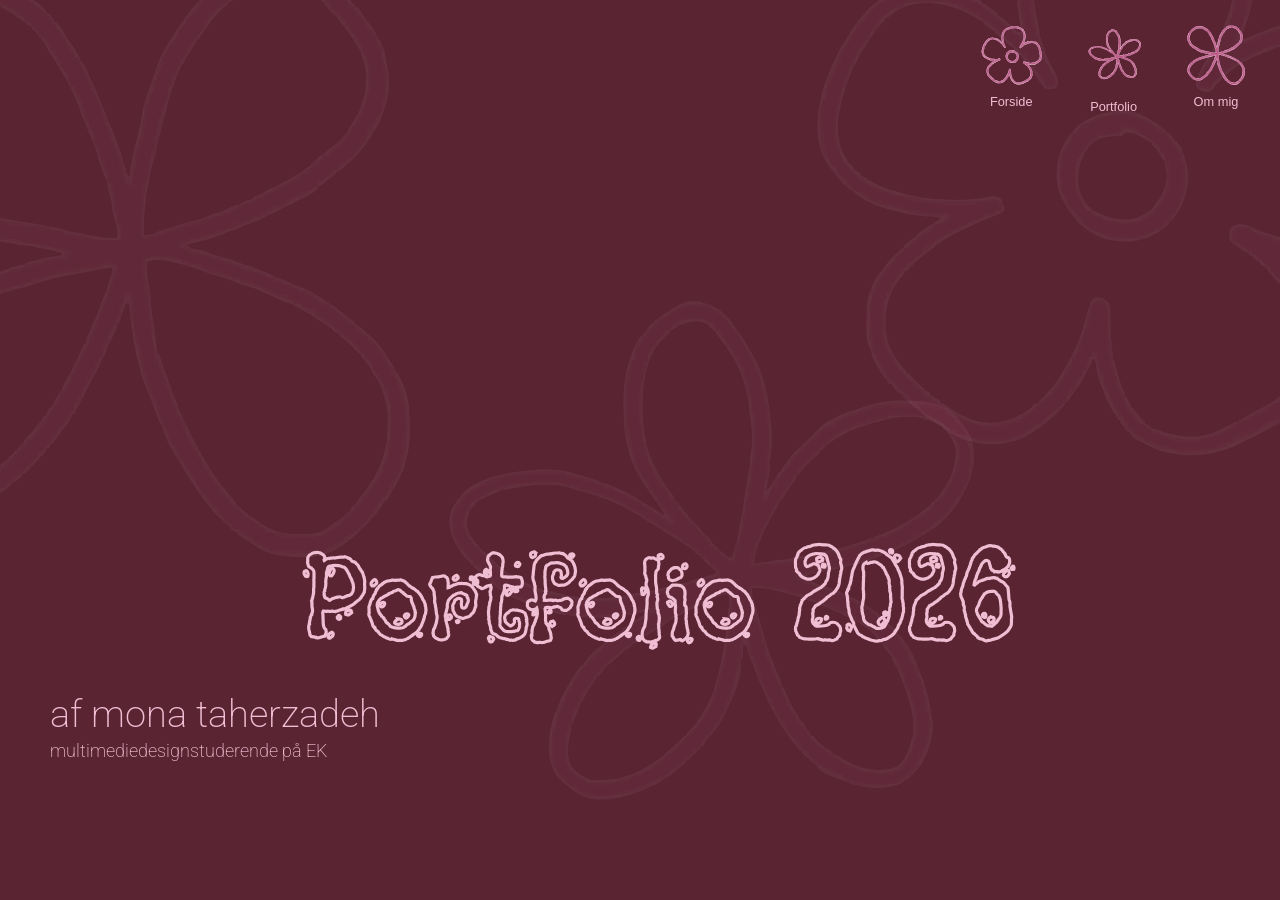
<file: index.html>
<!doctype html>
<html lang="da">
  <head>
    <meta charset="UTF-8" />
    <meta name="viewport" content="width=device-width, initial-scale=1.0" />
    <link rel="stylesheet" href="css/custom.css" />
    <link rel="stylesheet" href="css/index.css" />
    <link rel="stylesheet" href="css/fonts.css" />
    <link rel="stylesheet" href="css/background.css" />
    <link rel="icon" href="img/blomst1.svg" type="image/svg+xml" />
    <title>Forside</title>
  </head>
  <body>
    <button class="burger-btn" id="burgerBtn" aria-label="Åbn menu">
      <span></span>
      <span></span>
      <span></span>
    </button>

    <nav class="mobile-menu" id="mobileMenu">
      <a href="index.html" data-label="Forside">
        <img src="img/blomst1.svg" alt="Forside" />
      </a>
      <a href="portfolio.html" data-label="Portfolio">
        <img src="img/blomst2.svg" alt="Portfolio" />
      </a>
      <a href="omMig.html" data-label="Om mig">
        <img src="img/blomst3.svg" alt="Om mig" />
      </a>
    </nav>

    <header>
      <nav class="flower-nav">
        <a class="nav-flower" href="index.html" data-label="Forside">
          <img src="img/blomst1.svg" alt="Forside" />
        </a>
        <a class="nav-flower" href="portfolio.html" data-label="Portfolio">
          <img src="img/blomst2.svg" alt="Portfolio" />
        </a>
        <a class="nav-flower" href="omMig.html" data-label="Om mig">
          <img src="img/blomst3.svg" alt="Om mig" />
        </a>
      </nav>
    </header>

    <div class="background-flowers">
      <img src="img/blomst3.svg" alt="" class="flower flower1" />
      <img src="img/blomst2.svg" alt="" class="flower flower2" />
      <img src="img/blomst1.svg" alt="" class="flower flower3" />
    </div>

    <main>
      <h1>Portfolio 2026</h1>
      <h2>af mona taherzadeh</h2>
      <h3>multimediedesignstuderende på EK</h3>
    </main>
    <script src="js/menu.js"></script>
  </body>
</html>
</file>
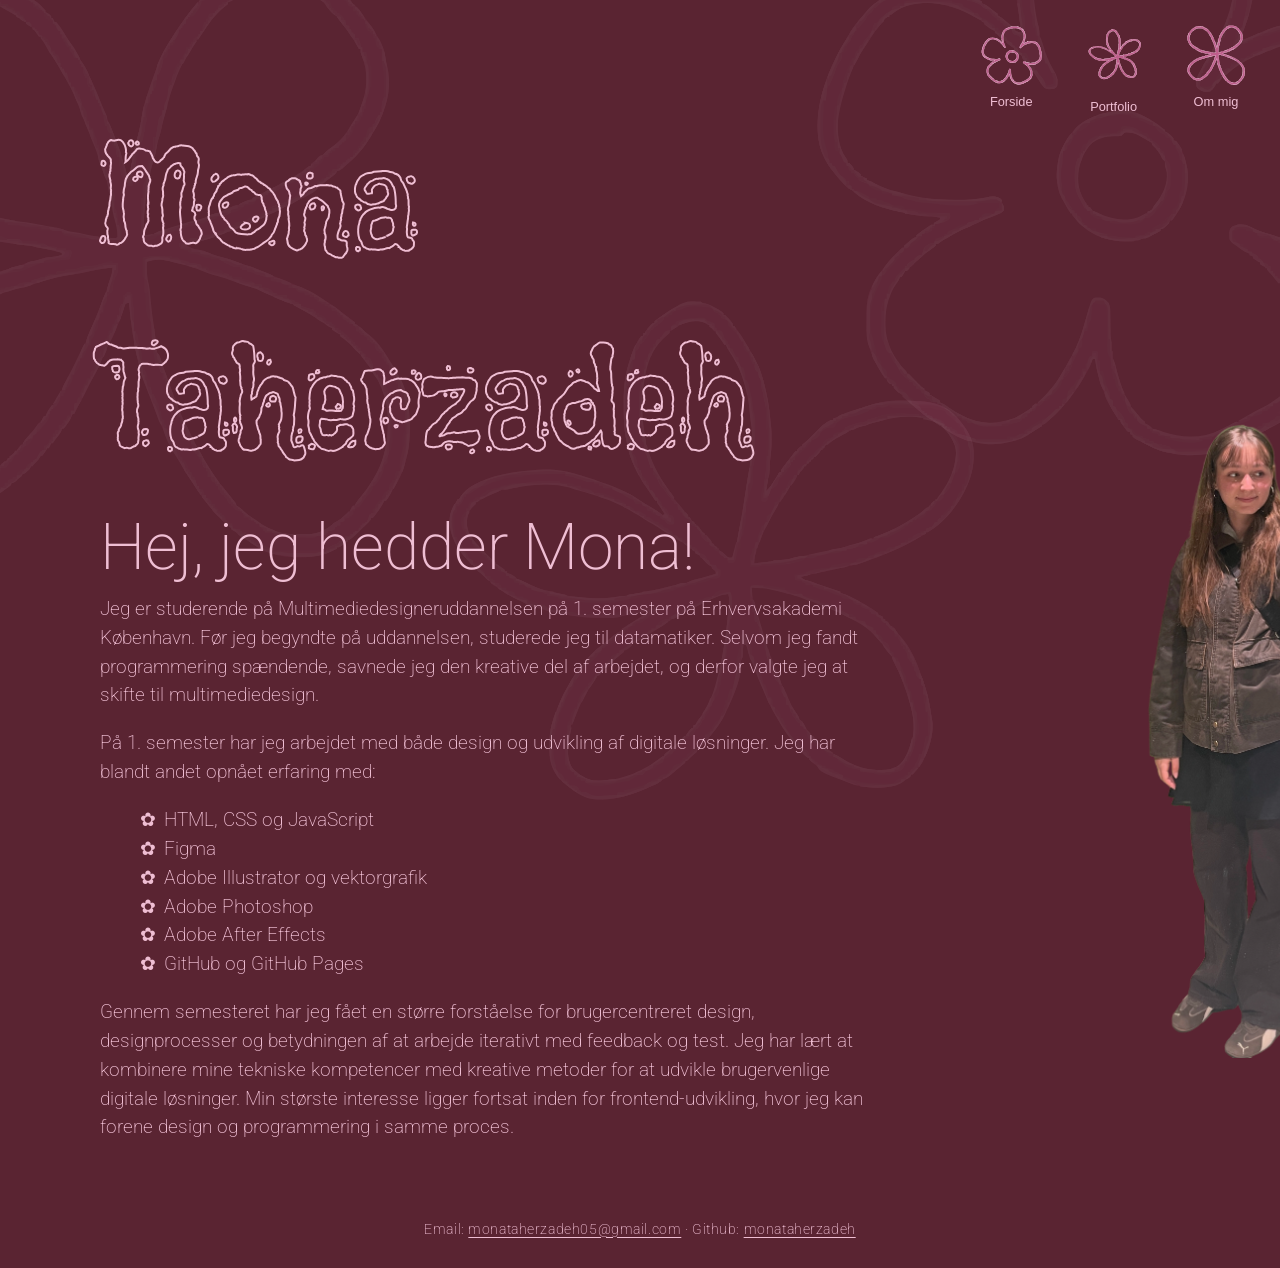
<file: omMig.html>
<!doctype html>
<html lang="da">
  <head>
    <meta charset="UTF-8" />
    <meta name="viewport" content="width=device-width, initial-scale=1.0" />
    <link rel="stylesheet" href="css/custom.css" />
    <link rel="stylesheet" href="css/omMig.css" />
    <link rel="stylesheet" href="css/fonts.css" />
    <link rel="stylesheet" href="css/background.css" />
    <link rel="icon" href="img/blomst1.svg" type="image/svg+xml" />
    <title>Om mig</title>
  </head>
  <body>
    <button class="burger-btn" id="burgerBtn" aria-label="Åbn menu">
      <span></span>
      <span></span>
      <span></span>
    </button>

    <nav class="mobile-menu" id="mobileMenu">
      <a href="index.html" data-label="Forside">
        <img src="img/blomst1.svg" alt="Forside" />
      </a>
      <a href="portfolio.html" data-label="Portfolio">
        <img src="img/blomst2.svg" alt="Portfolio" />
      </a>
      <a href="omMig.html" data-label="Om mig">
        <img src="img/blomst3.svg" alt="Om mig" />
      </a>
    </nav>

    <header>
      <nav class="flower-nav">
        <a class="nav-flower" href="index.html" data-label="Forside">
          <img src="img/blomst1.svg" alt="Forside" />
        </a>
        <a class="nav-flower" href="portfolio.html" data-label="Portfolio">
          <img src="img/blomst2.svg" alt="Portfolio" />
        </a>
        <a class="nav-flower" href="omMig.html" data-label="Om mig">
          <img src="img/blomst3.svg" alt="Om mig" />
        </a>
      </nav>
    </header>

    <div class="background-flowers">
      <img src="img/blomst3.svg" alt="" class="flower flower1" />
      <img src="img/blomst2.svg" alt="" class="flower flower2" />
      <img src="img/blomst1.svg" alt="" class="flower flower3" />
    </div>

    <main>
      <h1>Mona Taherzadeh</h1>
      <h2>Hej, jeg hedder Mona!</h2>
      <p class="p1">
        Jeg er studerende på Multimediedesigneruddannelsen på 1. semester på
        Erhvervsakademi København. Før jeg begyndte på uddannelsen, studerede
        jeg til datamatiker. Selvom jeg fandt programmering spændende, savnede
        jeg den kreative del af arbejdet, og derfor valgte jeg at skifte til
        multimediedesign.
      </p>
      <p class="p2">
        På 1. semester har jeg arbejdet med både design og udvikling af digitale
        løsninger. Jeg har blandt andet opnået erfaring med:
      </p>
      <ul>
        <li>HTML, CSS og JavaScript</li>
        <li>Figma</li>
        <li>Adobe Illustrator og vektorgrafik</li>
        <li>Adobe Photoshop</li>
        <li>Adobe After Effects</li>
        <li>GitHub og GitHub Pages</li>
      </ul>
      <p class="p3">
        Gennem semesteret har jeg fået en større forståelse for brugercentreret
        design, designprocesser og betydningen af at arbejde iterativt med
        feedback og test. Jeg har lært at kombinere mine tekniske kompetencer
        med kreative metoder for at udvikle brugervenlige digitale løsninger.
        Min største interesse ligger fortsat inden for frontend-udvikling, hvor
        jeg kan forene design og programmering i samme proces.
      </p>
      <img
        class="profilbillede"
        src="img/profilbillede1.webp"
        alt="Portræt af Mona"
      />
    </main>
    <footer>
      <p>
        Email:
        <a href="mailto:monataherzadeh05@gmail.com"
          >monataherzadeh05@gmail.com</a
        >
        · Github:
        <a href="https://github.com/monataherzadeh">monataherzadeh</a>
      </p>
    </footer>
    <script src="js/menu.js"></script>
  </body>
</html>
</file>
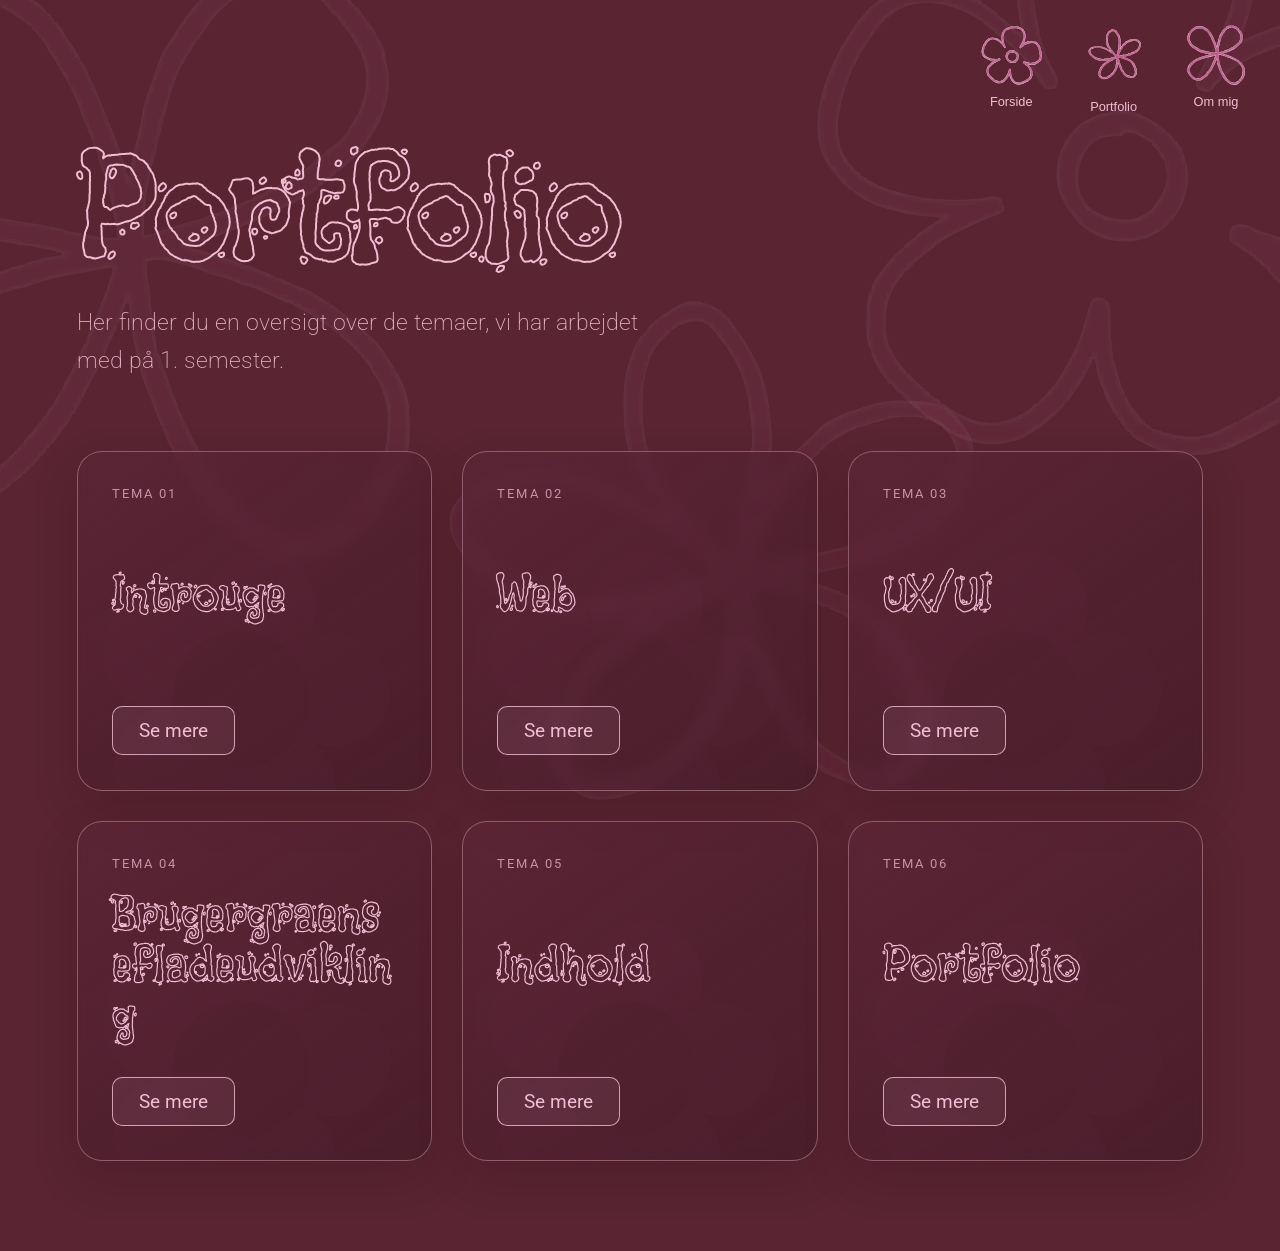
<file: portfolio.html>
<!doctype html>
<html lang="da">
  <head>
    <meta charset="UTF-8" />
    <meta name="viewport" content="width=device-width, initial-scale=1.0" />
    <link rel="stylesheet" href="css/custom.css" />
    <link rel="stylesheet" href="css/portfolio.css" />
    <link rel="stylesheet" href="css/fonts.css" />
    <link rel="stylesheet" href="css/background.css" />
    <link rel="icon" href="img/blomst1.svg" type="image/svg+xml" />
    <title>Portfolio</title>
  </head>
  <body>
    <button class="burger-btn" id="burgerBtn" aria-label="Åbn menu">
      <span></span>
      <span></span>
      <span></span>
    </button>

    <nav class="mobile-menu" id="mobileMenu">
      <a href="index.html" data-label="Forside">
        <img src="img/blomst1.svg" alt="Forside" />
      </a>
      <a href="portfolio.html" data-label="Portfolio">
        <img src="img/blomst2.svg" alt="Portfolio" />
      </a>
      <a href="omMig.html" data-label="Om mig">
        <img src="img/blomst3.svg" alt="Om mig" />
      </a>
    </nav>

    <header>
      <nav class="flower-nav">
        <a class="nav-flower" href="index.html" data-label="Forside">
          <img src="img/blomst1.svg" alt="Forside" />
        </a>
        <a class="nav-flower" href="portfolio.html" data-label="Portfolio">
          <img src="img/blomst2.svg" alt="Portfolio" />
        </a>
        <a class="nav-flower" href="omMig.html" data-label="Om mig">
          <img src="img/blomst3.svg" alt="Om mig" />
        </a>
      </nav>
    </header>

    <div class="background-flowers">
      <img src="img/blomst3.svg" alt="" class="flower flower1" />
      <img src="img/blomst2.svg" alt="" class="flower flower2" />
      <img src="img/blomst1.svg" alt="" class="flower flower3" />
    </div>

    <main class="portfolio-main">
      <section class="portfolio-intro">
        <h1>Portfolio</h1>
        <p class="intro-text">
          Her finder du en oversigt over de temaer, vi har arbejdet med på 1.
          semester.
        </p>
      </section>

      <section class="tema-grid">
        <article class="tema-card">
          <span class="tema-nr">Tema 01</span>
          <h2>Introuge</h2>
          <a href="tema1.html" class="se-mere-knap">Se mere</a>
        </article>

        <article class="tema-card">
          <span class="tema-nr">Tema 02</span>
          <h2>Web</h2>
          <a href="tema2.html" class="se-mere-knap">Se mere</a>
        </article>

        <article class="tema-card">
          <span class="tema-nr">Tema 03</span>
          <h2>UX/UI</h2>
          <a href="tema3.html" class="se-mere-knap">Se mere</a>
        </article>

        <article class="tema-card">
          <span class="tema-nr">Tema 04</span>
          <h2>Brugergraensefladeudvikling</h2>
          <a href="tema4.html" class="se-mere-knap">Se mere</a>
        </article>

        <article class="tema-card">
          <span class="tema-nr">Tema 05</span>
          <h2>Indhold</h2>
          <a href="tema5.html" class="se-mere-knap">Se mere</a>
        </article>

        <article class="tema-card">
          <span class="tema-nr">Tema 06</span>
          <h2>Portfolio</h2>
          <a href="tema6.html" class="se-mere-knap">Se mere</a>
        </article>
      </section>
    </main>

    <script src="js/menu.js"></script>
  </body>
</html>
</file>
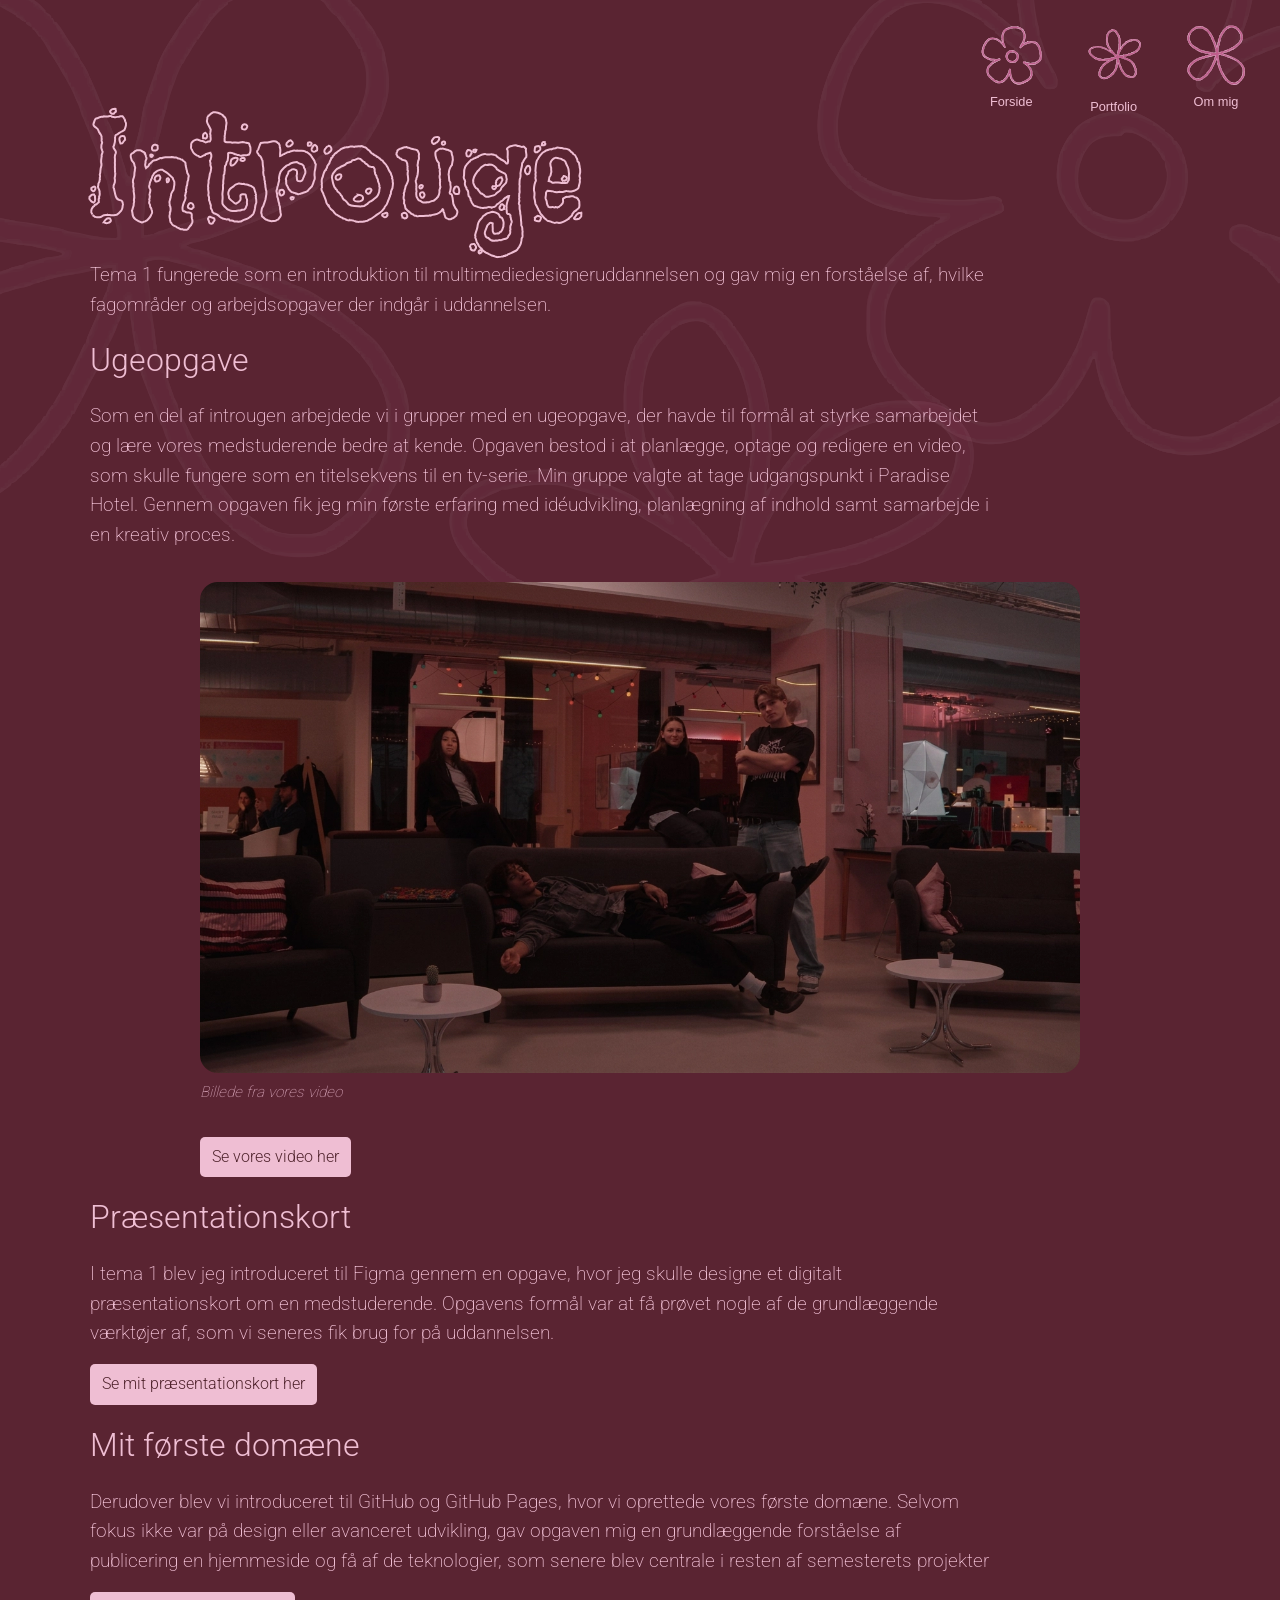
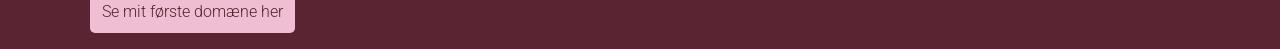
<file: tema1.html>
<!doctype html>
<html lang="da">
  <head>
    <meta charset="UTF-8" />
    <meta name="viewport" content="width=device-width, initial-scale=1.0" />
    <link rel="stylesheet" href="css/custom.css" />
    <link rel="stylesheet" href="css/tema.css" />
    <link rel="stylesheet" href="css/fonts.css" />
    <link rel="stylesheet" href="css/background.css" />
    <link rel="icon" href="img/blomst1.svg" type="image/svg+xml" />
    <title>Introuge</title>
  </head>
  <body>
    <button class="burger-btn" id="burgerBtn" aria-label="Åbn menu">
      <span></span>
      <span></span>
      <span></span>
    </button>

    <nav class="mobile-menu" id="mobileMenu">
      <a href="index.html" data-label="Forside">
        <img src="img/blomst1.svg" alt="Forside" />
      </a>
      <a href="portfolio.html" data-label="Portfolio">
        <img src="img/blomst2.svg" alt="Portfolio" />
      </a>
      <a href="omMig.html" data-label="Om mig">
        <img src="img/blomst3.svg" alt="Om mig" />
      </a>
    </nav>

    <header>
      <nav class="flower-nav">
        <a class="nav-flower" href="index.html" data-label="Forside">
          <img src="img/blomst1.svg" alt="Forside" />
        </a>
        <a class="nav-flower" href="portfolio.html" data-label="Portfolio">
          <img src="img/blomst2.svg" alt="Portfolio" />
        </a>
        <a class="nav-flower" href="omMig.html" data-label="Om mig">
          <img src="img/blomst3.svg" alt="Om mig" />
        </a>
      </nav>
    </header>

    <div class="background-flowers">
      <img src="img/blomst3.svg" alt="" class="flower flower1" />
      <img src="img/blomst2.svg" alt="" class="flower flower2" />
      <img src="img/blomst1.svg" alt="" class="flower flower3" />
    </div>

    <main>
      <h1>Introuge</h1>
      <p>
        Tema 1 fungerede som en introduktion til multimediedesigneruddannelsen
        og gav mig en forståelse af, hvilke fagområder og arbejdsopgaver der
        indgår i uddannelsen.
      </p>
      <h2>Ugeopgave</h2>
      <p>
        Som en del af introugen arbejdede vi i grupper med en ugeopgave, der
        havde til formål at styrke samarbejdet og lære vores medstuderende bedre
        at kende. Opgaven bestod i at planlægge, optage og redigere en video,
        som skulle fungere som en titelsekvens til en tv-serie. Min gruppe
        valgte at tage udgangspunkt i Paradise Hotel. Gennem opgaven fik jeg min
        første erfaring med idéudvikling, planlægning af indhold samt samarbejde
        i en kreativ proces.
      </p>
      <figure>
        <img
          class="tema-billede"
          src="img/ugeopgave.webp"
          alt="Screenshot fra Paradise Hotel titelsekvens"
        />
        <figcaption>Billede fra vores video</figcaption>
      </figure>
      <p>
        <a
          class="links"
          href="https://www.youtube.com/watch?v=Miypx0VSh94"
          target="_blank"
        >
          Se vores video her
        </a>
      </p>
      <h2>Præsentationskort</h2>
      <p>
        I tema 1 blev jeg introduceret til Figma gennem en opgave, hvor jeg
        skulle designe et digitalt præsentationskort om en medstuderende.
        Opgavens formål var at få prøvet nogle af de grundlæggende værktøjer af,
        som vi seneres fik brug for på uddannelsen.
      </p>
      <p>
        <a
          class="linksMinus"
          href="https://www.figma.com/board/5CNHreWHeRgR59ZXeQ7MjV/Pr%C3%A6sentationskort?node-id=0-1&t=FPlF7lgROOc5kuuK-1"
          target="_blank"
        >
          Se mit præsentationskort her
        </a>
      </p>
      <h2>Mit første domæne</h2>
      <p>
        Derudover blev vi introduceret til GitHub og GitHub Pages, hvor vi
        oprettede vores første domæne. Selvom fokus ikke var på design eller
        avanceret udvikling, gav opgaven mig en grundlæggende forståelse af
        publicering en hjemmeside og få af de teknologier, som senere blev
        centrale i resten af semesterets projekter
      </p>
      <p>
        <a
          class="linksMinus"
          href="https://monataherzadeh.github.io/myFirstRepo/"
          target="_blank"
        >
          Se mit første domæne her
        </a>
      </p>
    </main>

    <script src="js/menu.js"></script>
  </body>
</html>
</file>
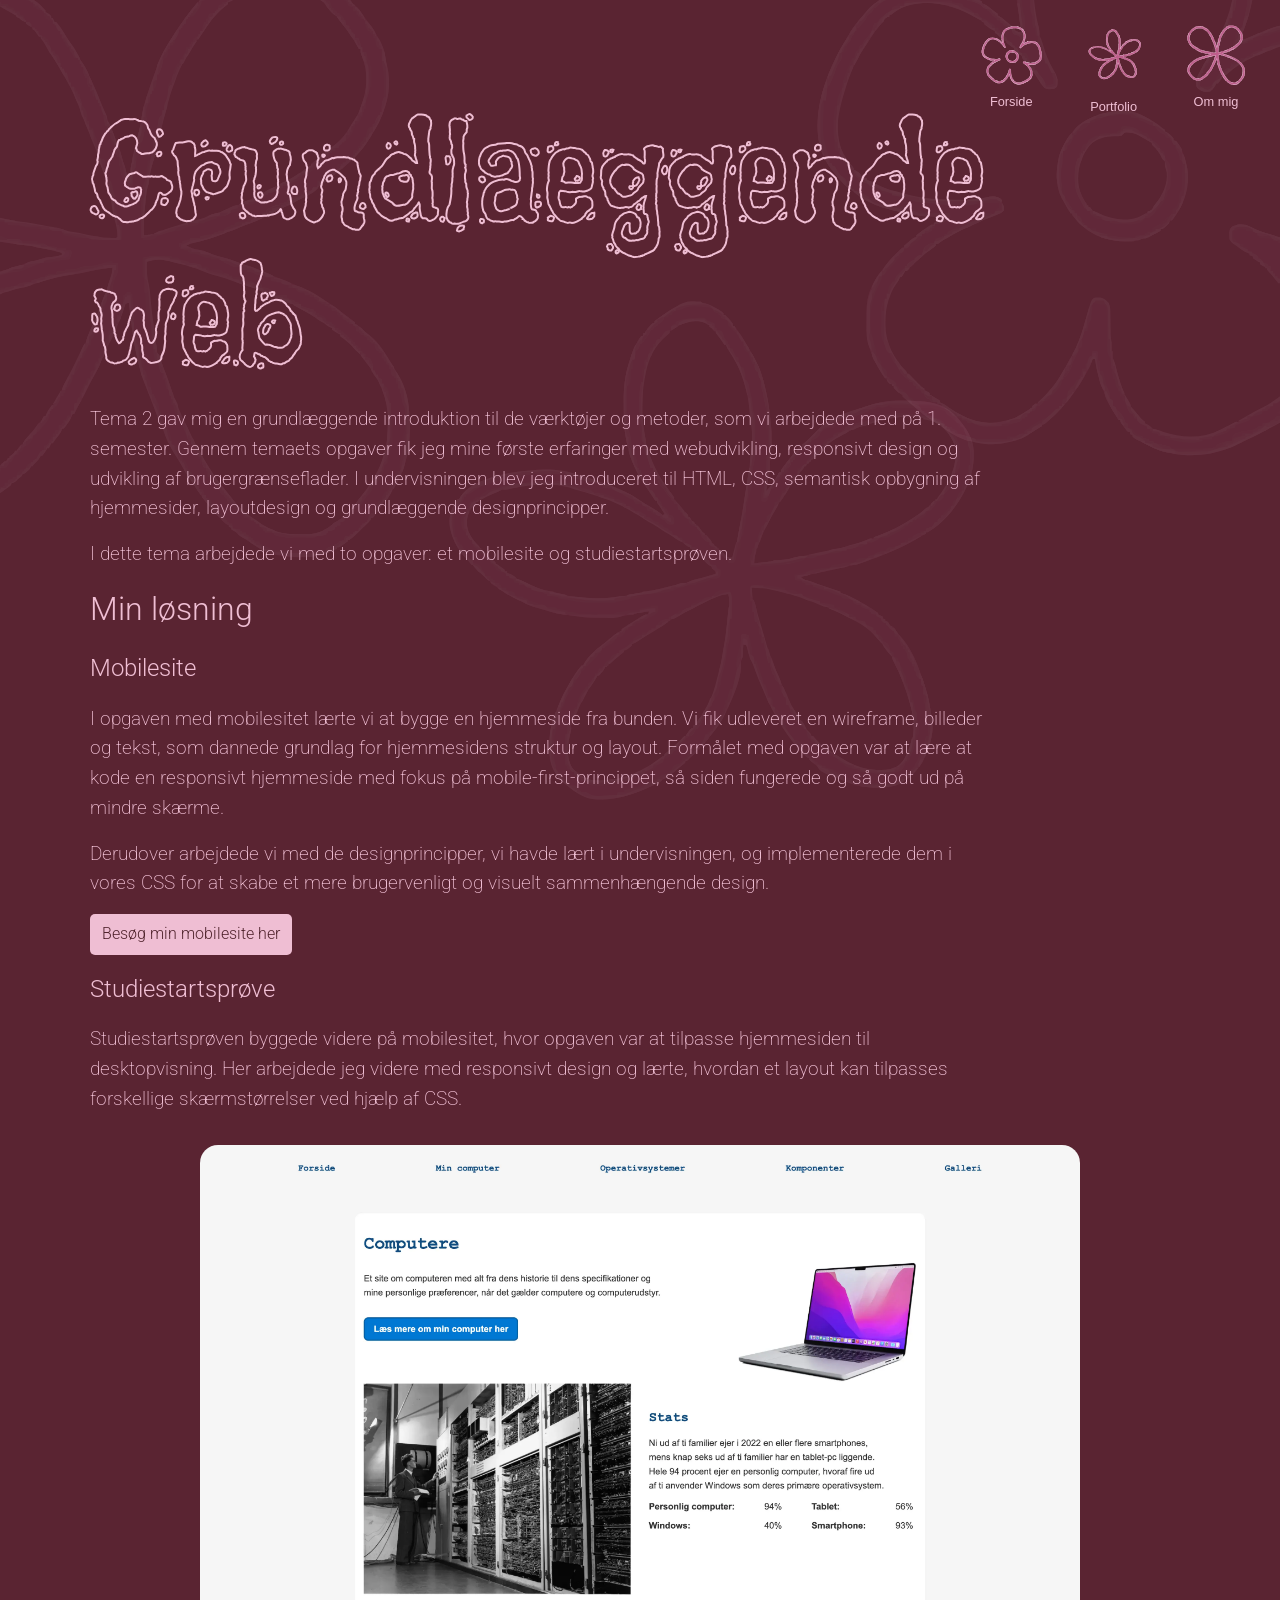
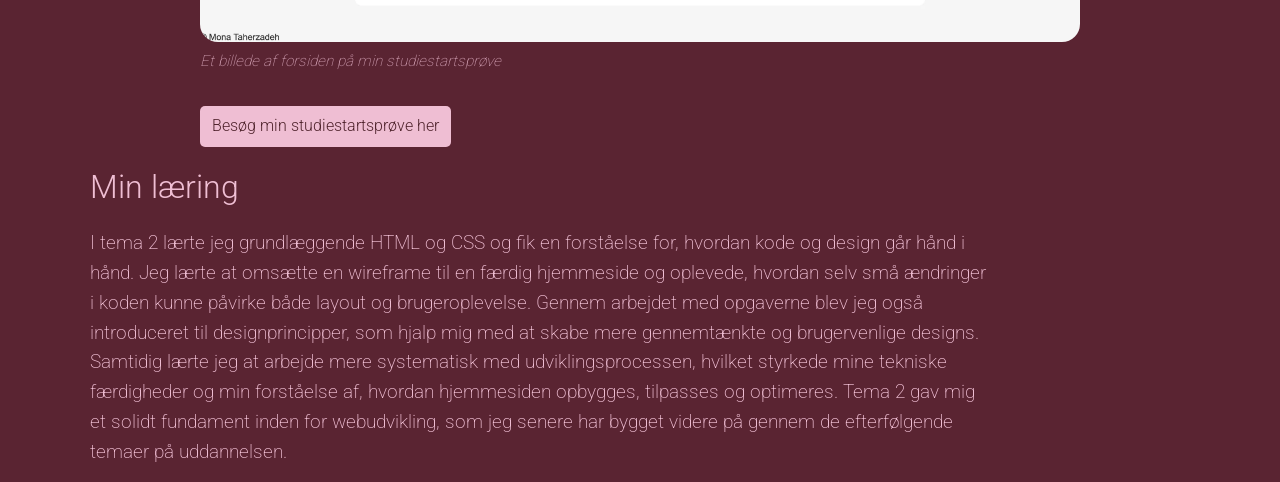
<file: tema2.html>
<!doctype html>
<html lang="da">
  <head>
    <meta charset="UTF-8" />
    <meta name="viewport" content="width=device-width, initial-scale=1.0" />
    <link rel="stylesheet" href="css/custom.css" />
    <link rel="stylesheet" href="css/tema.css" />
    <link rel="stylesheet" href="css/fonts.css" />
    <link rel="stylesheet" href="css/background.css" />
    <link rel="icon" href="img/blomst1.svg" type="image/svg+xml" />
    <title>Grundlæggende web</title>
  </head>
  <body>
    <button class="burger-btn" id="burgerBtn" aria-label="Åbn menu">
      <span></span>
      <span></span>
      <span></span>
    </button>

    <nav class="mobile-menu" id="mobileMenu">
      <a href="index.html" data-label="Forside">
        <img src="img/blomst1.svg" alt="Forside" />
      </a>
      <a href="portfolio.html" data-label="Portfolio">
        <img src="img/blomst2.svg" alt="Portfolio" />
      </a>
      <a href="omMig.html" data-label="Om mig">
        <img src="img/blomst3.svg" alt="Om mig" />
      </a>
    </nav>

    <header>
      <nav class="flower-nav">
        <a class="nav-flower" href="index.html" data-label="Forside">
          <img src="img/blomst1.svg" alt="Forside" />
        </a>
        <a class="nav-flower" href="portfolio.html" data-label="Portfolio">
          <img src="img/blomst2.svg" alt="Portfolio" />
        </a>
        <a class="nav-flower" href="omMig.html" data-label="Om mig">
          <img src="img/blomst3.svg" alt="Om mig" />
        </a>
      </nav>
    </header>

    <div class="background-flowers">
      <img src="img/blomst3.svg" alt="" class="flower flower1" />
      <img src="img/blomst2.svg" alt="" class="flower flower2" />
      <img src="img/blomst1.svg" alt="" class="flower flower3" />
    </div>

    <main>
      <h1>Grundlaeggende web</h1>
      <p>
        Tema 2 gav mig en grundlæggende introduktion til de værktøjer og
        metoder, som vi arbejdede med på 1. semester. Gennem temaets opgaver fik
        jeg mine første erfaringer med webudvikling, responsivt design og
        udvikling af brugergrænseflader. I undervisningen blev jeg introduceret
        til HTML, CSS, semantisk opbygning af hjemmesider, layoutdesign og
        grundlæggende designprincipper.
      </p>
      <p>
        I dette tema arbejdede vi med to opgaver: et mobilesite og
        studiestartsprøven.
      </p>
      <h2>Min løsning</h2>
      <h3>Mobilesite</h3>
      <p>
        I opgaven med mobilesitet lærte vi at bygge en hjemmeside fra bunden. Vi
        fik udleveret en wireframe, billeder og tekst, som dannede grundlag for
        hjemmesidens struktur og layout. Formålet med opgaven var at lære at
        kode en responsivt hjemmeside med fokus på mobile-first-princippet, så
        siden fungerede og så godt ud på mindre skærme.
      </p>
      <p>
        Derudover arbejdede vi med de designprincipper, vi havde lært i
        undervisningen, og implementerede dem i vores CSS for at skabe et mere
        brugervenligt og visuelt sammenhængende design.
      </p>
      <p>
        <a
          class="linksMinus"
          href="https://monataherzadeh.github.io/mobilesite/"
          target="_blank"
        >
          Besøg min mobilesite her
        </a>
      </p>
      <h3>Studiestartsprøve</h3>
      <p>
        Studiestartsprøven byggede videre på mobilesitet, hvor opgaven var at
        tilpasse hjemmesiden til desktopvisning. Her arbejdede jeg videre med
        responsivt design og lærte, hvordan et layout kan tilpasses forskellige
        skærmstørrelser ved hjælp af CSS.
      </p>
      <figure>
        <img
          class="tema-billede"
          src="img/tema2.webp"
          alt="Screenshot fra mit studiestartsprøve opgave"
        />
        <figcaption>Et billede af forsiden på min studiestartsprøve</figcaption>
      </figure>
      <p>
        <a
          class="links"
          href="https://monataherzadeh.github.io/website/index.html"
          target="_blank"
        >
          Besøg min studiestartsprøve her
        </a>
      </p>
      <h2>Min læring</h2>
      <p>
        I tema 2 lærte jeg grundlæggende HTML og CSS og fik en forståelse for,
        hvordan kode og design går hånd i hånd. Jeg lærte at omsætte en
        wireframe til en færdig hjemmeside og oplevede, hvordan selv små
        ændringer i koden kunne påvirke både layout og brugeroplevelse. Gennem
        arbejdet med opgaverne blev jeg også introduceret til designprincipper,
        som hjalp mig med at skabe mere gennemtænkte og brugervenlige designs.
        Samtidig lærte jeg at arbejde mere systematisk med udviklingsprocessen,
        hvilket styrkede mine tekniske færdigheder og min forståelse af, hvordan
        hjemmesiden opbygges, tilpasses og optimeres. Tema 2 gav mig et solidt
        fundament inden for webudvikling, som jeg senere har bygget videre på
        gennem de efterfølgende temaer på uddannelsen.
      </p>
    </main>
    <script src="js/menu.js"></script>
  </body>
</html>
</file>
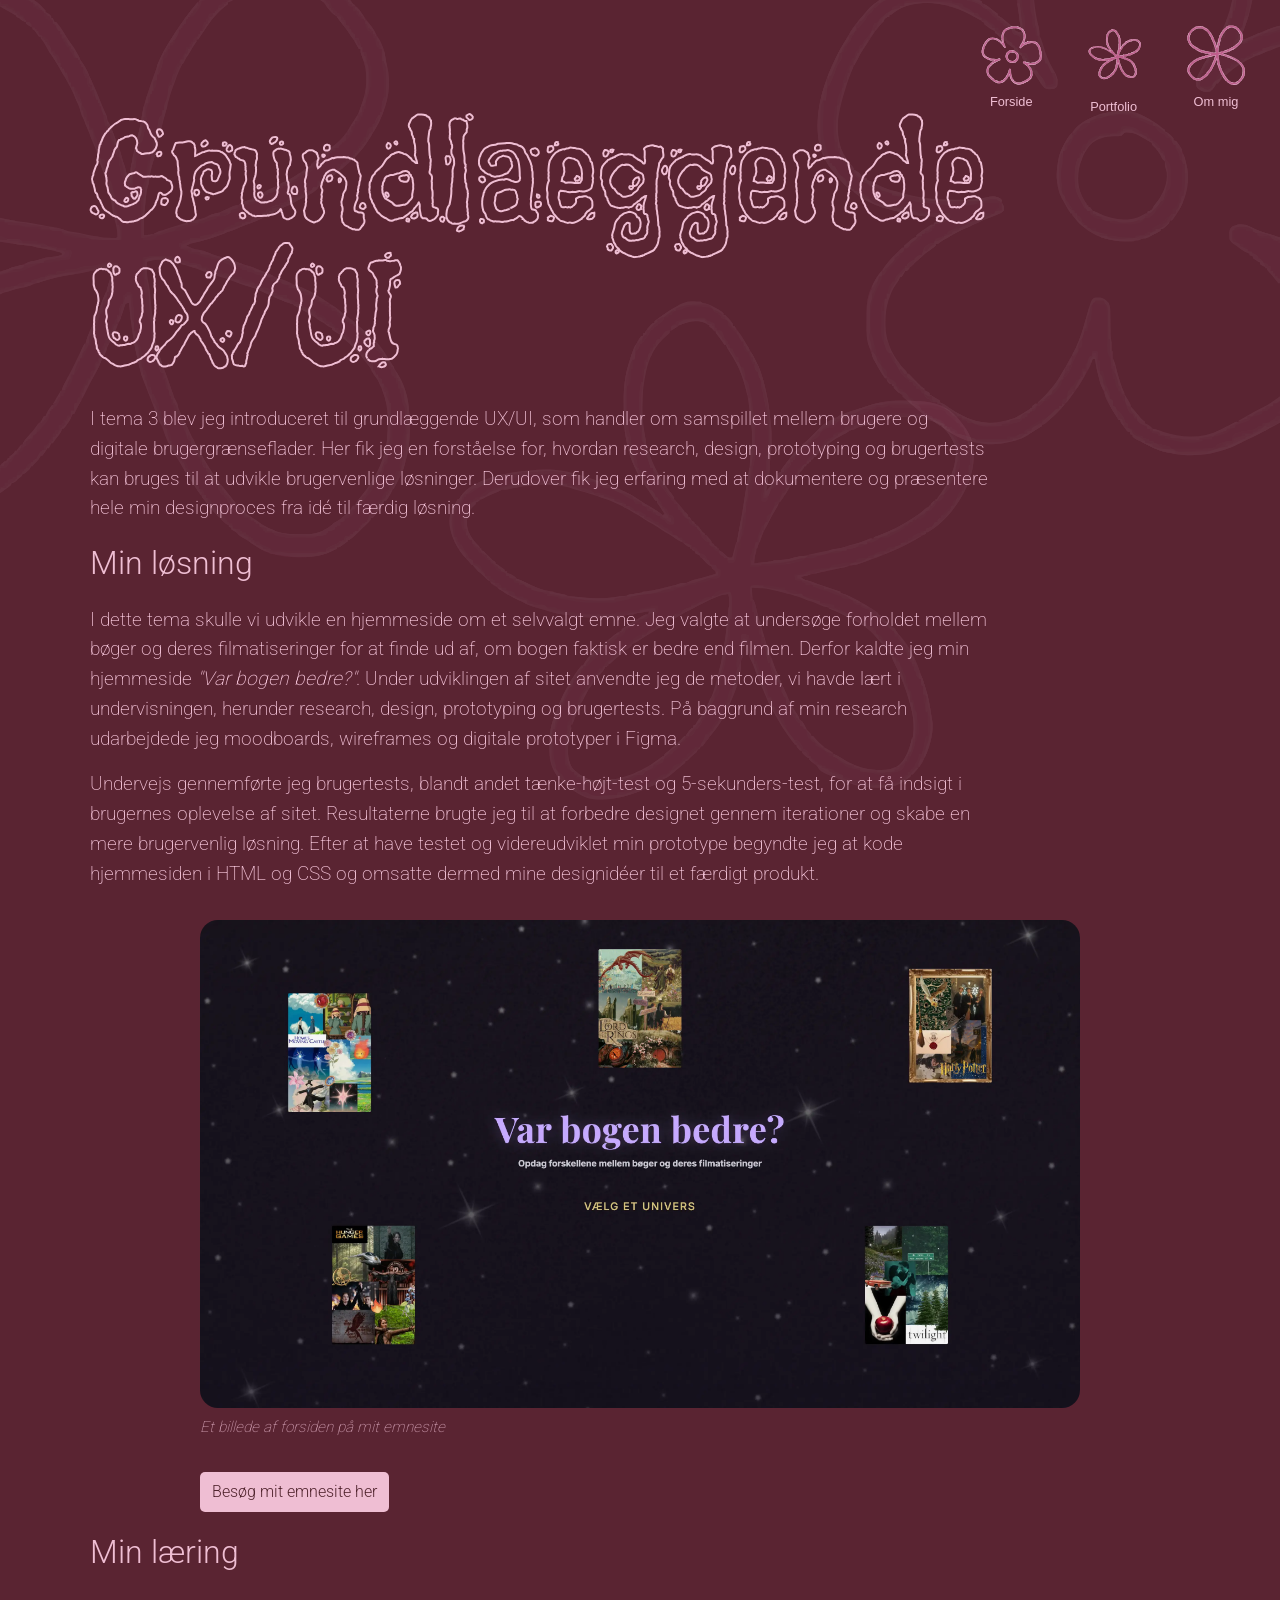
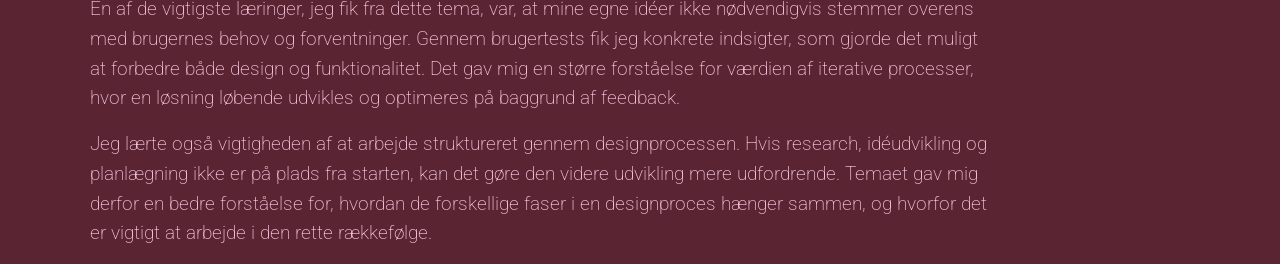
<file: tema3.html>
<!doctype html>
<html lang="da">
  <head>
    <meta charset="UTF-8" />
    <meta name="viewport" content="width=device-width, initial-scale=1.0" />
    <link rel="stylesheet" href="css/custom.css" />
    <link rel="stylesheet" href="css/tema.css" />
    <link rel="stylesheet" href="css/fonts.css" />
    <link rel="stylesheet" href="css/background.css" />
    <link rel="icon" href="img/blomst1.svg" type="image/svg+xml" />
    <title>Grundlæggende UX/UI</title>
  </head>
  <body>
    <button class="burger-btn" id="burgerBtn" aria-label="Åbn menu">
      <span></span>
      <span></span>
      <span></span>
    </button>

    <nav class="mobile-menu" id="mobileMenu">
      <a href="index.html" data-label="Forside">
        <img src="img/blomst1.svg" alt="Forside" />
      </a>
      <a href="portfolio.html" data-label="Portfolio">
        <img src="img/blomst2.svg" alt="Portfolio" />
      </a>
      <a href="omMig.html" data-label="Om mig">
        <img src="img/blomst3.svg" alt="Om mig" />
      </a>
    </nav>

    <header>
      <nav class="flower-nav">
        <a class="nav-flower" href="index.html" data-label="Forside">
          <img src="img/blomst1.svg" alt="Forside" />
        </a>
        <a class="nav-flower" href="portfolio.html" data-label="Portfolio">
          <img src="img/blomst2.svg" alt="Portfolio" />
        </a>
        <a class="nav-flower" href="omMig.html" data-label="Om mig">
          <img src="img/blomst3.svg" alt="Om mig" />
        </a>
      </nav>
    </header>

    <div class="background-flowers">
      <img src="img/blomst3.svg" alt="" class="flower flower1" />
      <img src="img/blomst2.svg" alt="" class="flower flower2" />
      <img src="img/blomst1.svg" alt="" class="flower flower3" />
    </div>

    <main>
      <h1>Grundlaeggende UX/UI</h1>
      <p>
        I tema 3 blev jeg introduceret til grundlæggende UX/UI, som handler om
        samspillet mellem brugere og digitale brugergrænseflader. Her fik jeg en
        forståelse for, hvordan research, design, prototyping og brugertests kan
        bruges til at udvikle brugervenlige løsninger. Derudover fik jeg
        erfaring med at dokumentere og præsentere hele min designproces fra idé
        til færdig løsning.
      </p>
      <h2>Min løsning</h2>
      <p>
        I dette tema skulle vi udvikle en hjemmeside om et selvvalgt emne. Jeg
        valgte at undersøge forholdet mellem bøger og deres filmatiseringer for
        at finde ud af, om bogen faktisk er bedre end filmen. Derfor kaldte jeg
        min hjemmeside <i>"Var bogen bedre?"</i>. Under udviklingen af sitet
        anvendte jeg de metoder, vi havde lært i undervisningen, herunder
        research, design, prototyping og brugertests. På baggrund af min
        research udarbejdede jeg moodboards, wireframes og digitale prototyper i
        Figma.
      </p>
      <p>
        Undervejs gennemførte jeg brugertests, blandt andet tænke-højt-test og
        5-sekunders-test, for at få indsigt i brugernes oplevelse af sitet.
        Resultaterne brugte jeg til at forbedre designet gennem iterationer og
        skabe en mere brugervenlig løsning. Efter at have testet og
        videreudviklet min prototype begyndte jeg at kode hjemmesiden i HTML og
        CSS og omsatte dermed mine designidéer til et færdigt produkt.
      </p>
      <figure>
        <img
          class="tema-billede"
          src="img/tema3.webp"
          alt="Screenshot af forsiden på mit emnesite"
        />
        <figcaption>Et billede af forsiden på mit emnesite</figcaption>
      </figure>
      <p>
        <a
          class="links"
          href="https://monataherzadeh.github.io/emnesite/"
          target="_blank"
        >
          Besøg mit emnesite her
        </a>
      </p>
      <h2>Min læring</h2>
      <p>
        En af de vigtigste læringer, jeg fik fra dette tema, var, at mine egne
        idéer ikke nødvendigvis stemmer overens med brugernes behov og
        forventninger. Gennem brugertests fik jeg konkrete indsigter, som gjorde
        det muligt at forbedre både design og funktionalitet. Det gav mig en
        større forståelse for værdien af iterative processer, hvor en løsning
        løbende udvikles og optimeres på baggrund af feedback.
      </p>
      <p>
        Jeg lærte også vigtigheden af at arbejde struktureret gennem
        designprocessen. Hvis research, idéudvikling og planlægning ikke er på
        plads fra starten, kan det gøre den videre udvikling mere udfordrende.
        Temaet gav mig derfor en bedre forståelse for, hvordan de forskellige
        faser i en designproces hænger sammen, og hvorfor det er vigtigt at
        arbejde i den rette rækkefølge.
      </p>
      <!-- <p>
        Gennem præsentationer og feedback fra undervisere og medstuderende blev
        jeg desuden opmærksom på områder, hvor min hjemmeside kunne forbedres.
        Jeg fik blandt andet feedback om at præsentere flere bøger på forsiden,
        gøre begrebet "univers" mere tydeligt og overveje, om sammenligningen
        mellem bog og film var den mest relevante vinkel. Denne feedback lærte
        mig, hvor vigtigt det er at teste og diskutere sine idéer med andre, da
        nye perspektiver ofte kan føre til forbedringer af den endelige løsning.
      </p> -->
    </main>
    <script src="js/menu.js"></script>
  </body>
</html>
</file>
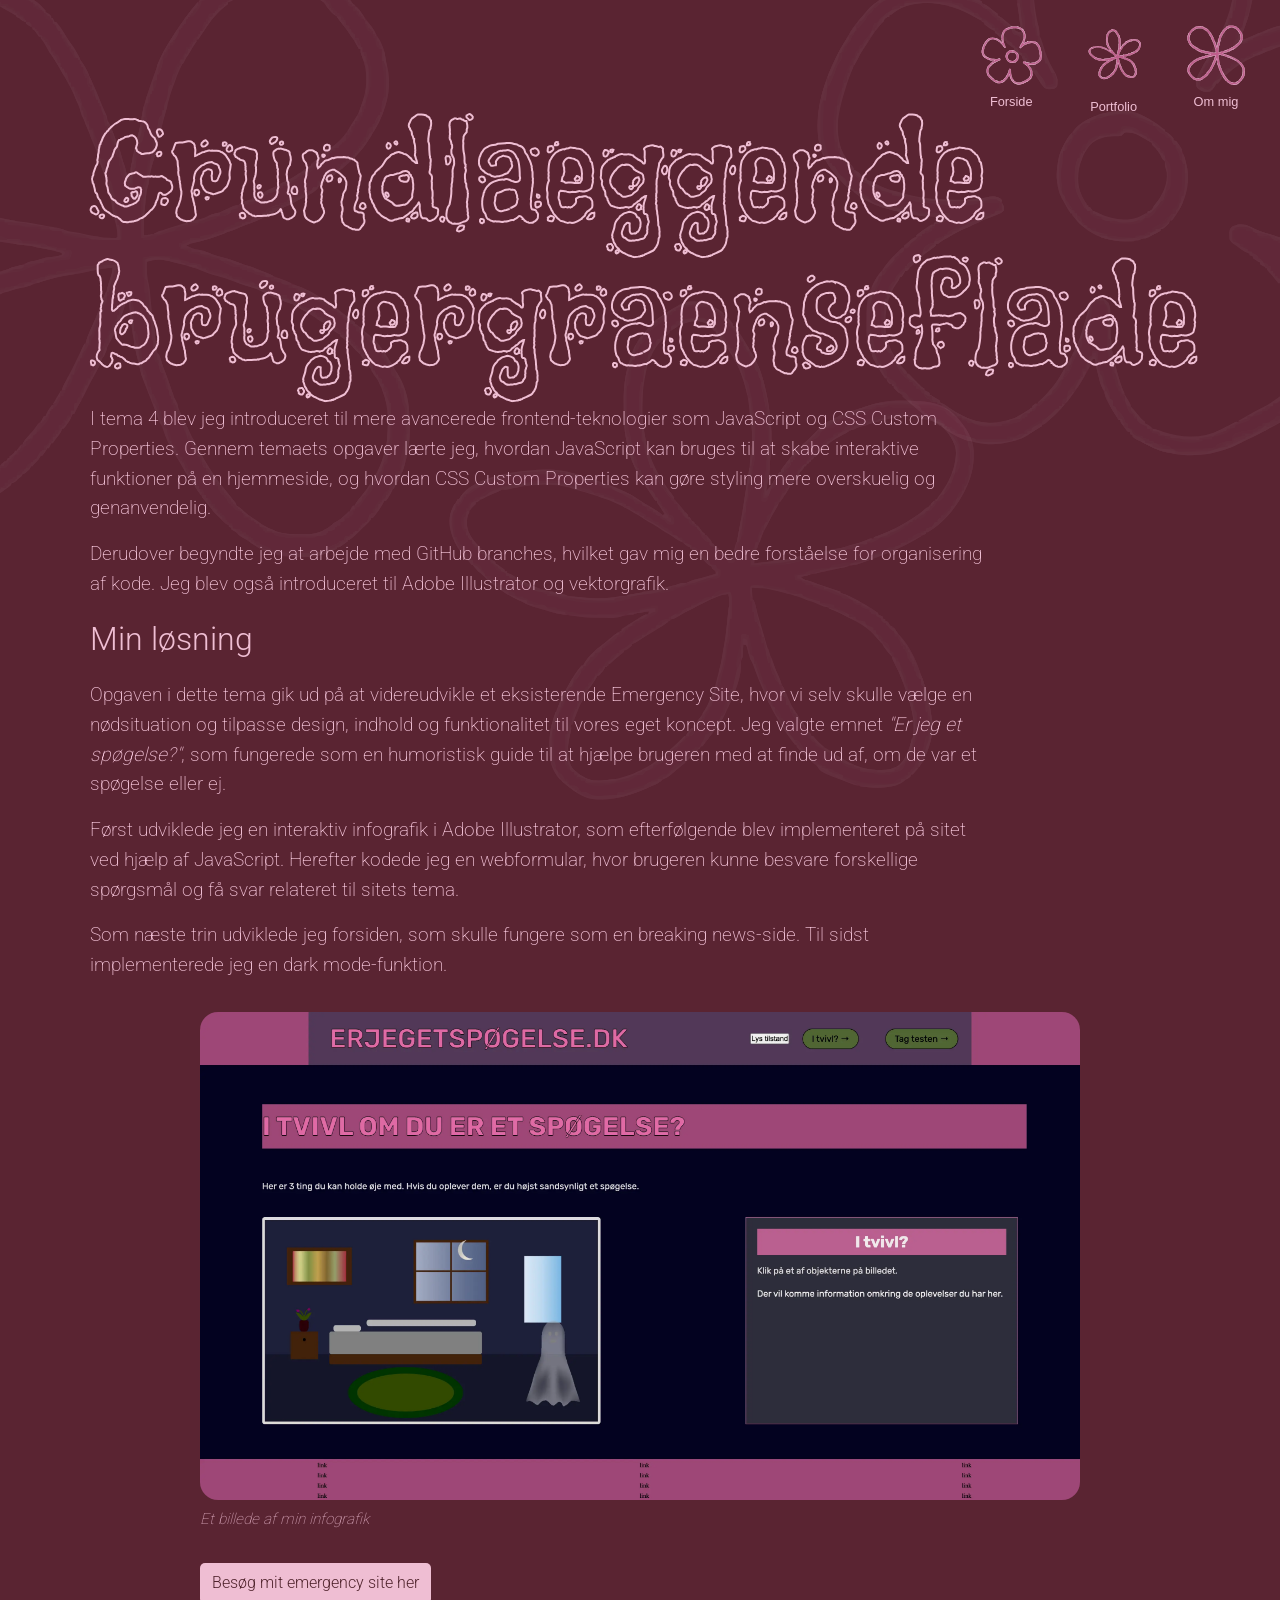
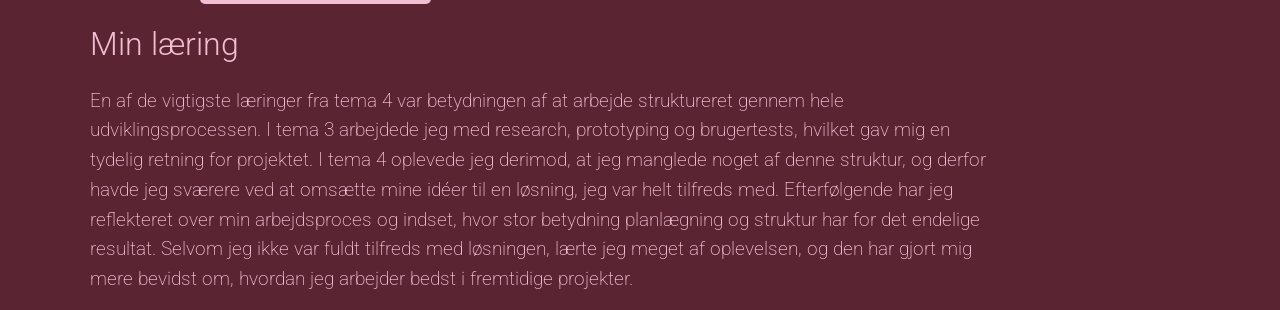
<file: tema4.html>
<!doctype html>
<html lang="da">
  <head>
    <meta charset="UTF-8" />
    <meta name="viewport" content="width=device-width, initial-scale=1.0" />
    <link rel="stylesheet" href="css/custom.css" />
    <link rel="stylesheet" href="css/tema.css" />
    <link rel="stylesheet" href="css/fonts.css" />
    <link rel="stylesheet" href="css/background.css" />
    <link rel="icon" href="img/blomst1.svg" type="image/svg+xml" />
    <title>Grundlæggende brugergrænseflade</title>
  </head>
  <body>
    <button class="burger-btn" id="burgerBtn" aria-label="Åbn menu">
      <span></span>
      <span></span>
      <span></span>
    </button>

    <nav class="mobile-menu" id="mobileMenu">
      <a href="index.html" data-label="Forside">
        <img src="img/blomst1.svg" alt="Forside" />
      </a>
      <a href="portfolio.html" data-label="Portfolio">
        <img src="img/blomst2.svg" alt="Portfolio" />
      </a>
      <a href="omMig.html" data-label="Om mig">
        <img src="img/blomst3.svg" alt="Om mig" />
      </a>
    </nav>

    <header>
      <nav class="flower-nav">
        <a class="nav-flower" href="index.html" data-label="Forside">
          <img src="img/blomst1.svg" alt="Forside" />
        </a>
        <a class="nav-flower" href="portfolio.html" data-label="Portfolio">
          <img src="img/blomst2.svg" alt="Portfolio" />
        </a>
        <a class="nav-flower" href="omMig.html" data-label="Om mig">
          <img src="img/blomst3.svg" alt="Om mig" />
        </a>
      </nav>
    </header>

    <div class="background-flowers">
      <img src="img/blomst3.svg" alt="" class="flower flower1" />
      <img src="img/blomst2.svg" alt="" class="flower flower2" />
      <img src="img/blomst1.svg" alt="" class="flower flower3" />
    </div>

    <main>
      <h1>Grundlaeggende<br />brugergraenseflade</h1>
      <p>
        I tema 4 blev jeg introduceret til mere avancerede frontend-teknologier
        som JavaScript og CSS Custom Properties. Gennem temaets opgaver lærte
        jeg, hvordan JavaScript kan bruges til at skabe interaktive funktioner
        på en hjemmeside, og hvordan CSS Custom Properties kan gøre styling mere
        overskuelig og genanvendelig.
      </p>
      <p>
        Derudover begyndte jeg at arbejde med GitHub branches, hvilket gav mig
        en bedre forståelse for organisering af kode. Jeg blev også introduceret
        til Adobe Illustrator og vektorgrafik.
      </p>
      <h2>Min løsning</h2>
      <p>
        Opgaven i dette tema gik ud på at videreudvikle et eksisterende
        Emergency Site, hvor vi selv skulle vælge en nødsituation og tilpasse
        design, indhold og funktionalitet til vores eget koncept. Jeg valgte
        emnet <i>"Er jeg et spøgelse?"</i>, som fungerede som en humoristisk
        guide til at hjælpe brugeren med at finde ud af, om de var et spøgelse
        eller ej.
      </p>
      <p>
        Først udviklede jeg en interaktiv infografik i Adobe Illustrator, som
        efterfølgende blev implementeret på sitet ved hjælp af JavaScript.
        Herefter kodede jeg en webformular, hvor brugeren kunne besvare
        forskellige spørgsmål og få svar relateret til sitets tema.
      </p>
      <p>
        Som næste trin udviklede jeg forsiden, som skulle fungere som en
        breaking news-side. Til sidst implementerede jeg en dark mode-funktion.
      </p>
      <figure>
        <img
          class="tema-billede"
          src="img/tema4.webp"
          alt="Screenshot fra mit emergency sites infografik"
        />
        <figcaption>Et billede af min infografik</figcaption>
      </figure>
      <p>
        <a
          class="links"
          href="https://monataherzadeh.github.io/emergencysite/"
          target="_blank"
        >
          Besøg mit emergency site her
        </a>
      </p>
      <h2>Min læring</h2>
      <p>
        En af de vigtigste læringer fra tema 4 var betydningen af at arbejde
        struktureret gennem hele udviklingsprocessen. I tema 3 arbejdede jeg med
        research, prototyping og brugertests, hvilket gav mig en tydelig retning
        for projektet. I tema 4 oplevede jeg derimod, at jeg manglede noget af
        denne struktur, og derfor havde jeg sværere ved at omsætte mine idéer
        til en løsning, jeg var helt tilfreds med. Efterfølgende har jeg
        reflekteret over min arbejdsproces og indset, hvor stor betydning
        planlægning og struktur har for det endelige resultat. Selvom jeg ikke
        var fuldt tilfreds med løsningen, lærte jeg meget af oplevelsen, og den
        har gjort mig mere bevidst om, hvordan jeg arbejder bedst i fremtidige
        projekter.
      </p>
      <!-- <p>
        Fagligt var temaet samtidig meget lærerigt. Jeg fik en god forståelse
        for JavaScript, CSS Custom Properties og Adobe Illustrator, og jeg
        oplevede, hvordan disse værktøjer kan bruges til at skabe mere
        interaktive og visuelle brugeroplevelser. Temaet lærte mig derfor ikke
        kun nye tekniske færdigheder, men også vigtigheden af en velstruktureret
        arbejdsproces, hvilket er en erfaring, jeg har taget med mig videre.
      </p> -->
    </main>
    <script src="js/menu.js"></script>
  </body>
</html>
</file>
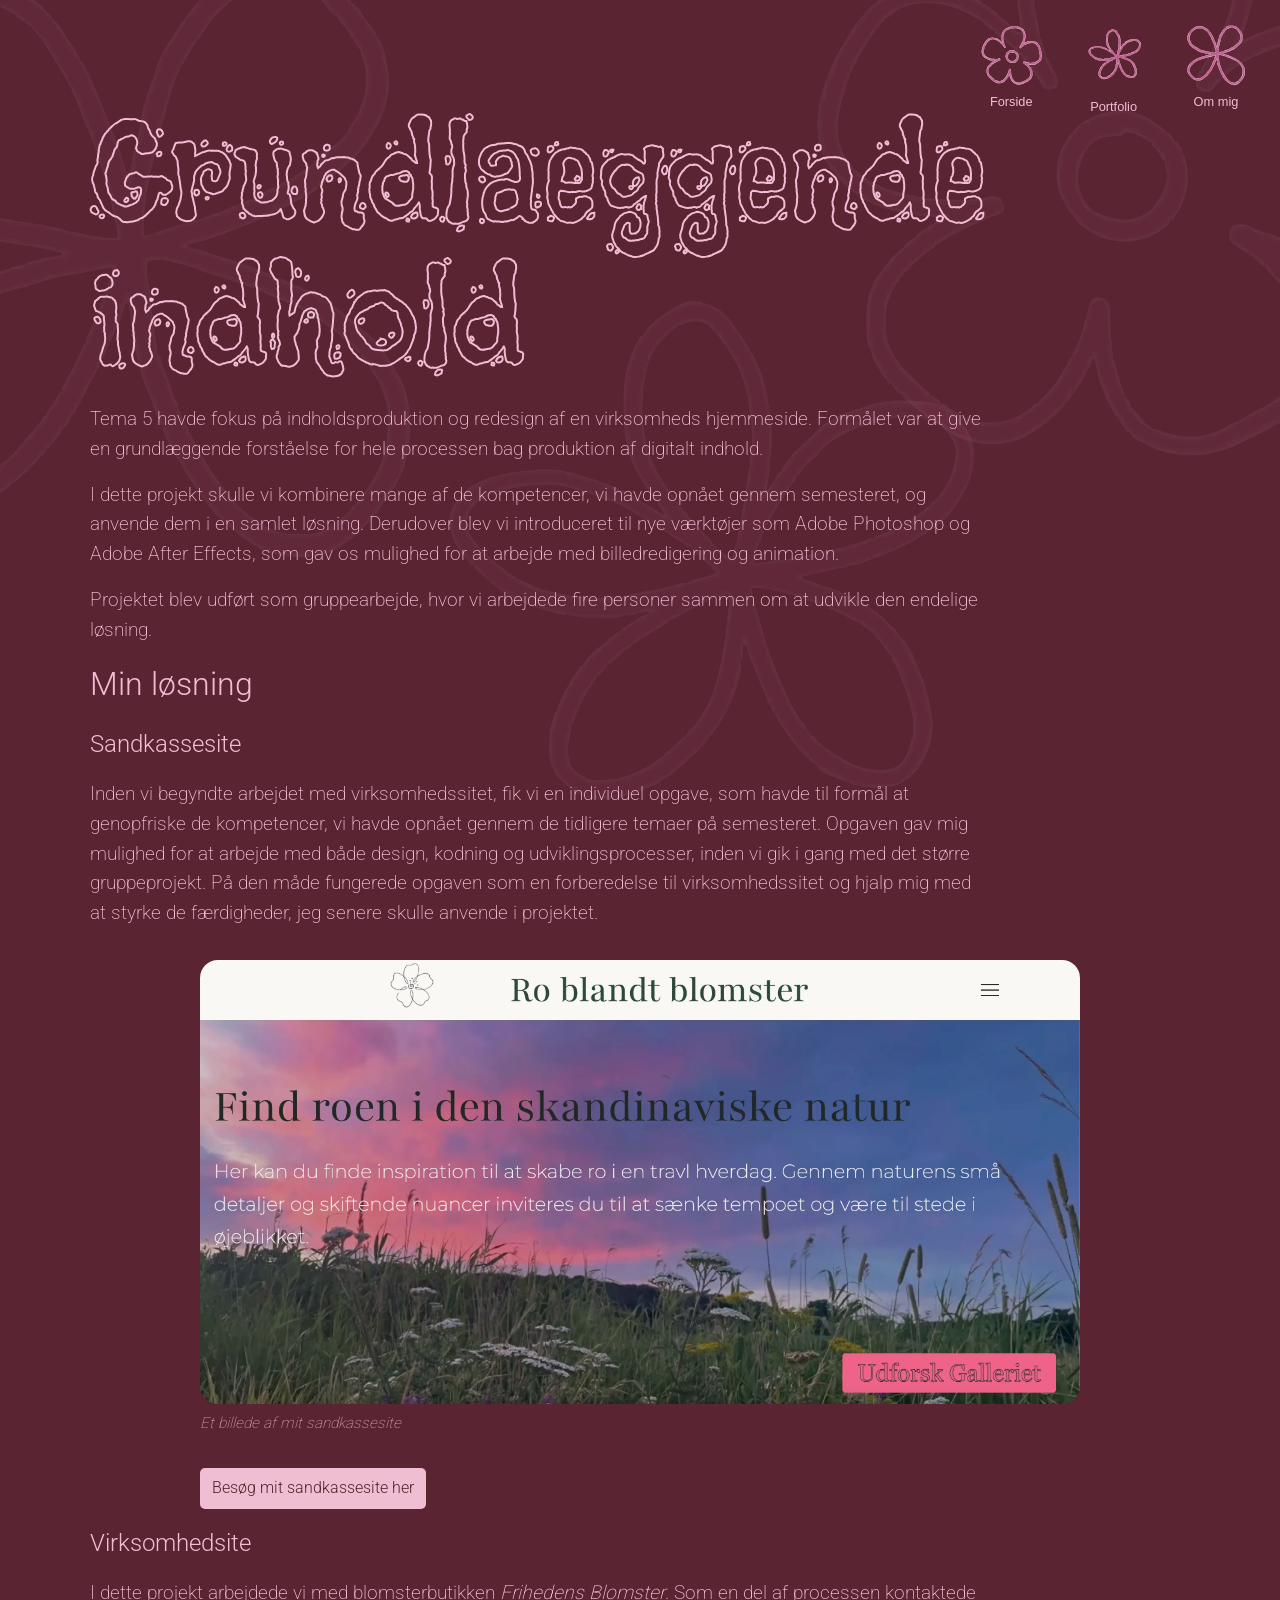
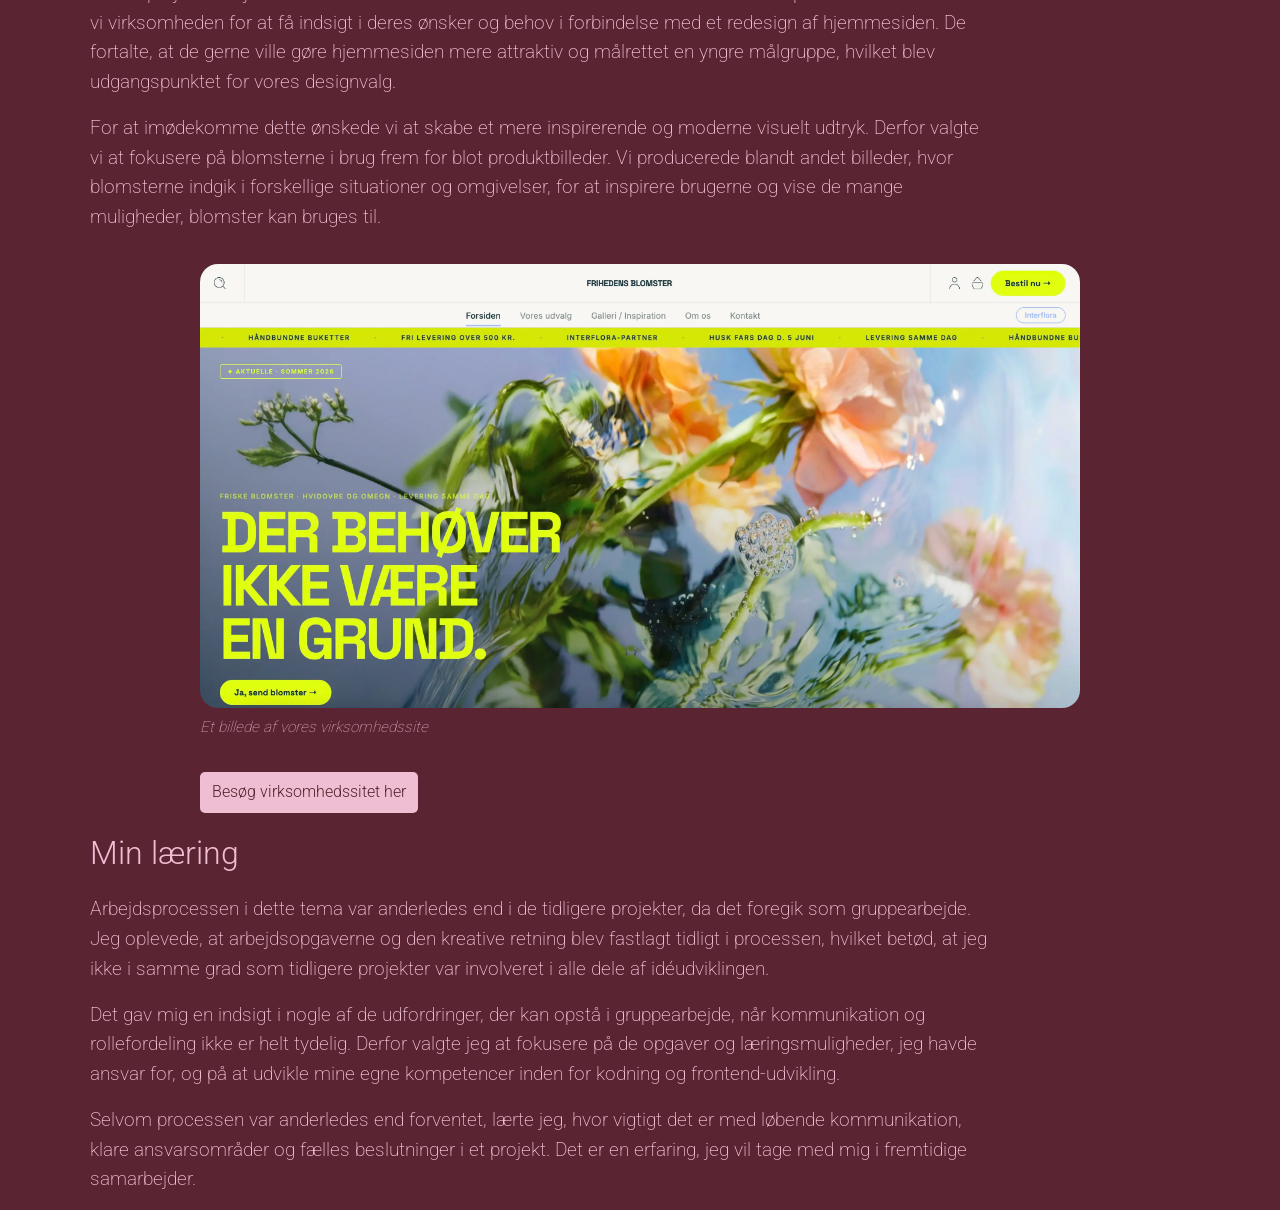
<file: tema5.html>
<!doctype html>
<html lang="da">
  <head>
    <meta charset="UTF-8" />
    <meta name="viewport" content="width=device-width, initial-scale=1.0" />
    <link rel="stylesheet" href="css/custom.css" />
    <link rel="stylesheet" href="css/tema.css" />
    <link rel="stylesheet" href="css/fonts.css" />
    <link rel="stylesheet" href="css/background.css" />
    <link rel="icon" href="img/blomst1.svg" type="image/svg+xml" />
    <title>Grundlæggende indhold</title>
  </head>
  <body>
    <button class="burger-btn" id="burgerBtn" aria-label="Åbn menu">
      <span></span>
      <span></span>
      <span></span>
    </button>

    <nav class="mobile-menu" id="mobileMenu">
      <a href="index.html" data-label="Forside">
        <img src="img/blomst1.svg" alt="Forside" />
      </a>
      <a href="portfolio.html" data-label="Portfolio">
        <img src="img/blomst2.svg" alt="Portfolio" />
      </a>
      <a href="omMig.html" data-label="Om mig">
        <img src="img/blomst3.svg" alt="Om mig" />
      </a>
    </nav>

    <header>
      <nav class="flower-nav">
        <a class="nav-flower" href="index.html" data-label="Forside">
          <img src="img/blomst1.svg" alt="Forside" />
        </a>
        <a class="nav-flower" href="portfolio.html" data-label="Portfolio">
          <img src="img/blomst2.svg" alt="Portfolio" />
        </a>
        <a class="nav-flower" href="omMig.html" data-label="Om mig">
          <img src="img/blomst3.svg" alt="Om mig" />
        </a>
      </nav>
    </header>

    <div class="background-flowers">
      <img src="img/blomst3.svg" alt="" class="flower flower1" />
      <img src="img/blomst2.svg" alt="" class="flower flower2" />
      <img src="img/blomst1.svg" alt="" class="flower flower3" />
    </div>

    <main>
      <h1>Grundlaeggende indhold</h1>
      <p>
        Tema 5 havde fokus på indholdsproduktion og redesign af en virksomheds
        hjemmeside. Formålet var at give en grundlæggende forståelse for hele
        processen bag produktion af digitalt indhold.
      </p>
      <p>
        I dette projekt skulle vi kombinere mange af de kompetencer, vi havde
        opnået gennem semesteret, og anvende dem i en samlet løsning. Derudover
        blev vi introduceret til nye værktøjer som Adobe Photoshop og Adobe
        After Effects, som gav os mulighed for at arbejde med billedredigering
        og animation.
      </p>
      <p>
        Projektet blev udført som gruppearbejde, hvor vi arbejdede fire personer
        sammen om at udvikle den endelige løsning.
      </p>
      <h2>Min løsning</h2>
      <h3>Sandkassesite</h3>
      <p>
        Inden vi begyndte arbejdet med virksomhedssitet, fik vi en individuel
        opgave, som havde til formål at genopfriske de kompetencer, vi havde
        opnået gennem de tidligere temaer på semesteret. Opgaven gav mig
        mulighed for at arbejde med både design, kodning og udviklingsprocesser,
        inden vi gik i gang med det større gruppeprojekt. På den måde fungerede
        opgaven som en forberedelse til virksomhedssitet og hjalp mig med at
        styrke de færdigheder, jeg senere skulle anvende i projektet.
      </p>
      <figure>
        <img
          class="tema-billede"
          src="img/sandkassesite.webp"
          alt="Screenshot fra mit sandkassesite"
        />
        <figcaption>Et billede af mit sandkassesite</figcaption>
      </figure>
      <p>
        <a
          class="links"
          href="https://monataherzadeh.github.io/RoBlandtBlomster/"
          target="_blank"
        >
          Besøg mit sandkassesite her
        </a>
      </p>

      <h3>Virksomhedsite</h3>
      <p>
        I dette projekt arbejdede vi med blomsterbutikken
        <i>Frihedens Blomster</i>. Som en del af processen kontaktede vi
        virksomheden for at få indsigt i deres ønsker og behov i forbindelse med
        et redesign af hjemmesiden. De fortalte, at de gerne ville gøre
        hjemmesiden mere attraktiv og målrettet en yngre målgruppe, hvilket blev
        udgangspunktet for vores designvalg.
      </p>
      <p>
        For at imødekomme dette ønskede vi at skabe et mere inspirerende og
        moderne visuelt udtryk. Derfor valgte vi at fokusere på blomsterne i
        brug frem for blot produktbilleder. Vi producerede blandt andet
        billeder, hvor blomsterne indgik i forskellige situationer og
        omgivelser, for at inspirere brugerne og vise de mange muligheder,
        blomster kan bruges til.
      </p>
      <figure>
        <img
          class="tema-billede"
          src="img/virksomhedssite.webp"
          alt="Screenshot fra vores virksomhedssite"
        />
        <figcaption>Et billede af vores virksomhedssite</figcaption>
      </figure>
      <p>
        <a
          class="links"
          href="https://daria-projects.github.io/Virksomhedssite/index.html?fbclid=IwY2xjawSVBcJleHRuA2FlbQIxMABicmlkETFIZzk3TXdtaFV2WlFCQ0dXc3J0YwZhcHBfaWQQMjIyMDM5MTc4ODIwMDg5MgABHmWT4pWf07ITVoTCrNoQxhthu7hJMAPqCZc3Puqwij0vi4SWmphbyIExSz-I_aem_5YYqKkqo6z2kIFPwBMJnxg"
          target="_blank"
        >
          Besøg virksomhedssitet her
        </a>
      </p>
      <h2>Min læring</h2>
      <p>
        Arbejdsprocessen i dette tema var anderledes end i de tidligere
        projekter, da det foregik som gruppearbejde. Jeg oplevede, at
        arbejdsopgaverne og den kreative retning blev fastlagt tidligt i
        processen, hvilket betød, at jeg ikke i samme grad som tidligere
        projekter var involveret i alle dele af idéudviklingen.
      </p>
      <p>
        Det gav mig en indsigt i nogle af de udfordringer, der kan opstå i
        gruppearbejde, når kommunikation og rollefordeling ikke er helt tydelig.
        Derfor valgte jeg at fokusere på de opgaver og læringsmuligheder, jeg
        havde ansvar for, og på at udvikle mine egne kompetencer inden for
        kodning og frontend-udvikling.
      </p>
      <p>
        Selvom processen var anderledes end forventet, lærte jeg, hvor vigtigt
        det er med løbende kommunikation, klare ansvarsområder og fælles
        beslutninger i et projekt. Det er en erfaring, jeg vil tage med mig i
        fremtidige samarbejder.
      </p>
    </main>
    <script src="js/menu.js"></script>
  </body>
</html>
</file>
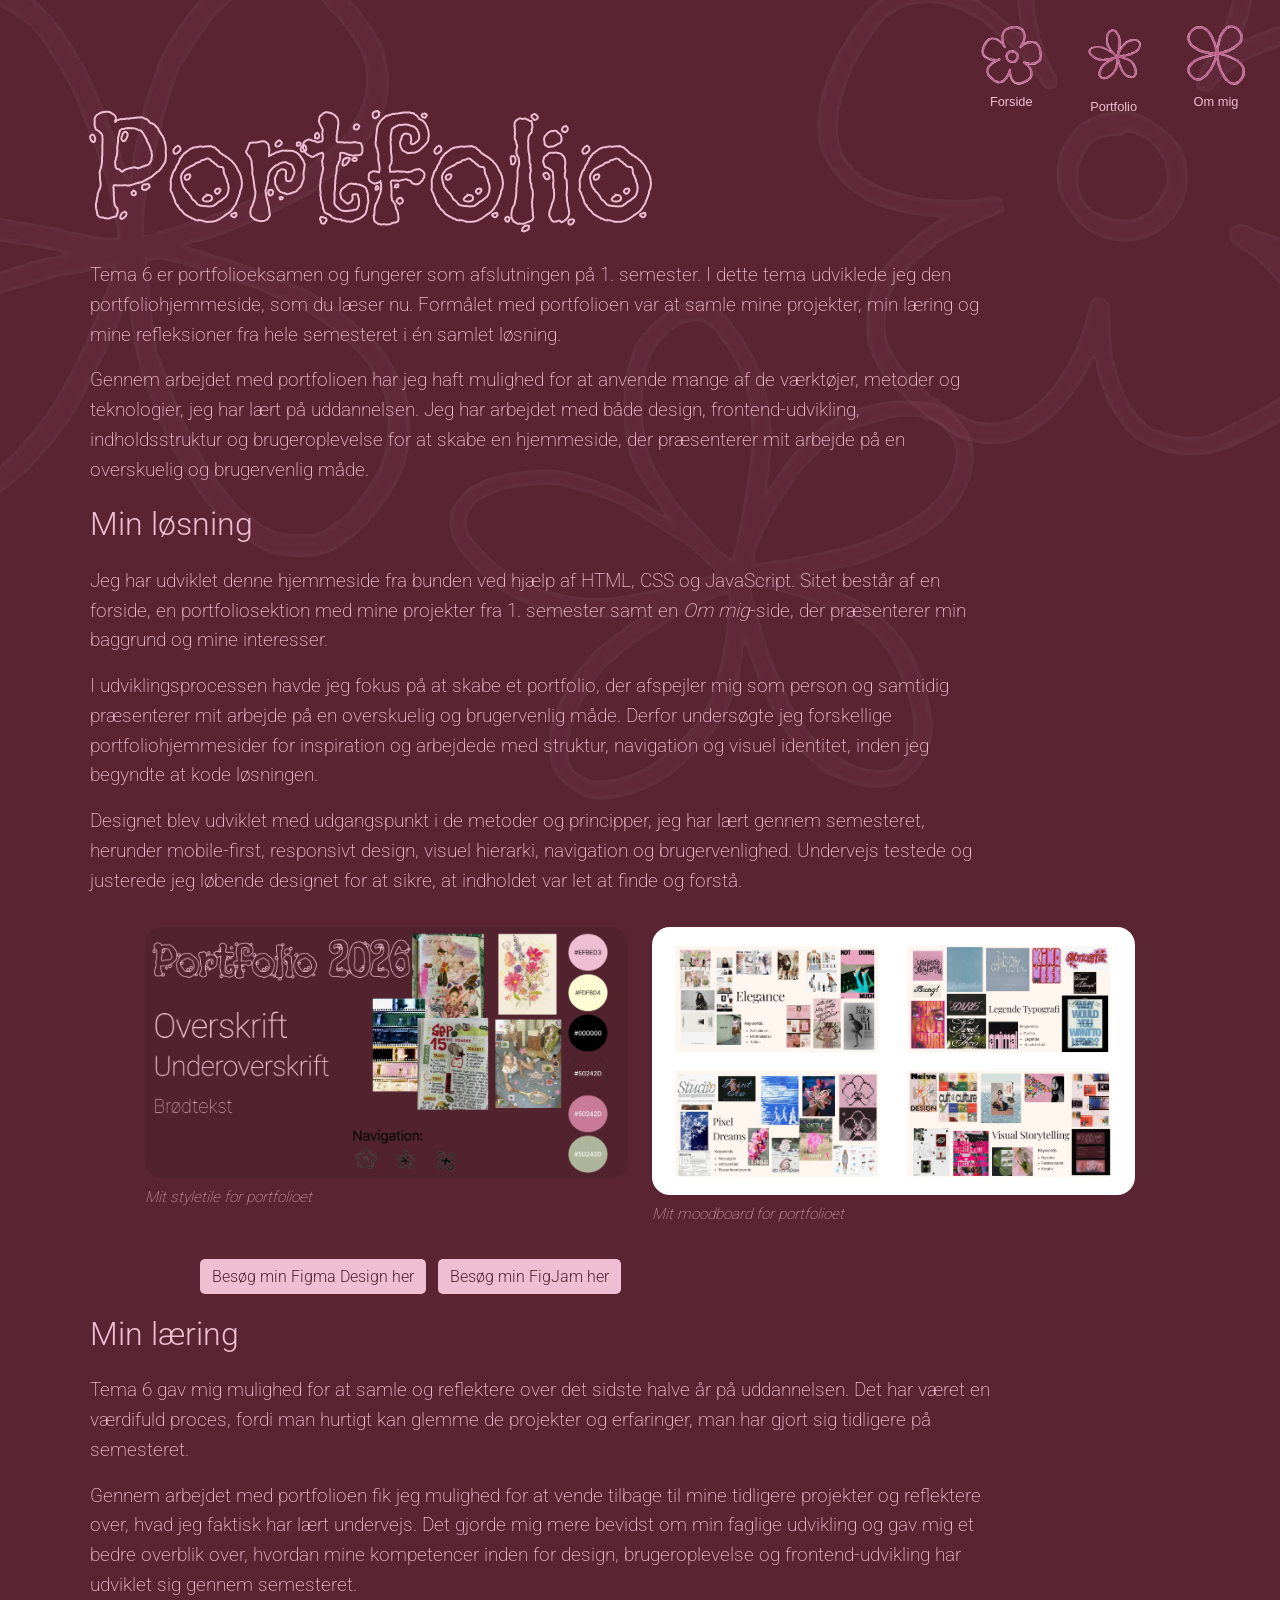
<file: tema6.html>
<!doctype html>
<html lang="da">
  <head>
    <meta charset="UTF-8" />
    <meta name="viewport" content="width=device-width, initial-scale=1.0" />
    <link rel="stylesheet" href="css/custom.css" />
    <link rel="stylesheet" href="css/tema.css" />
    <link rel="stylesheet" href="css/fonts.css" />
    <link rel="stylesheet" href="css/background.css" />
    <link rel="icon" href="img/blomst1.svg" type="image/svg+xml" />
    <title>Portfolio</title>
  </head>
  <body>
    <button class="burger-btn" id="burgerBtn" aria-label="Åbn menu">
      <span></span>
      <span></span>
      <span></span>
    </button>

    <nav class="mobile-menu" id="mobileMenu">
      <a href="index.html" data-label="Forside">
        <img src="img/blomst1.svg" alt="Forside" />
      </a>
      <a href="portfolio.html" data-label="Portfolio">
        <img src="img/blomst2.svg" alt="Portfolio" />
      </a>
      <a href="omMig.html" data-label="Om mig">
        <img src="img/blomst3.svg" alt="Om mig" />
      </a>
    </nav>

    <header>
      <nav class="flower-nav">
        <a class="nav-flower" href="index.html" data-label="Forside">
          <img src="img/blomst1.svg" alt="Forside" />
        </a>
        <a class="nav-flower" href="portfolio.html" data-label="Portfolio">
          <img src="img/blomst2.svg" alt="Portfolio" />
        </a>
        <a class="nav-flower" href="omMig.html" data-label="Om mig">
          <img src="img/blomst3.svg" alt="Om mig" />
        </a>
      </nav>
    </header>

    <div class="background-flowers">
      <img src="img/blomst3.svg" alt="" class="flower flower1" />
      <img src="img/blomst2.svg" alt="" class="flower flower2" />
      <img src="img/blomst1.svg" alt="" class="flower flower3" />
    </div>

    <main>
      <h1>Portfolio</h1>
      <p>
        Tema 6 er portfolioeksamen og fungerer som afslutningen på 1. semester.
        I dette tema udviklede jeg den portfoliohjemmeside, som du læser nu.
        Formålet med portfolioen var at samle mine projekter, min læring og mine
        refleksioner fra hele semesteret i én samlet løsning.
      </p>
      <p>
        Gennem arbejdet med portfolioen har jeg haft mulighed for at anvende
        mange af de værktøjer, metoder og teknologier, jeg har lært på
        uddannelsen. Jeg har arbejdet med både design, frontend-udvikling,
        indholdsstruktur og brugeroplevelse for at skabe en hjemmeside, der
        præsenterer mit arbejde på en overskuelig og brugervenlig måde.
      </p>
      <h2>Min løsning</h2>
      <p>
        Jeg har udviklet denne hjemmeside fra bunden ved hjælp af HTML, CSS og
        JavaScript. Sitet består af en forside, en portfoliosektion med mine
        projekter fra 1. semester samt en <i>Om mig</i>-side, der præsenterer
        min baggrund og mine interesser.
      </p>
      <p>
        I udviklingsprocessen havde jeg fokus på at skabe et portfolio, der
        afspejler mig som person og samtidig præsenterer mit arbejde på en
        overskuelig og brugervenlig måde. Derfor undersøgte jeg forskellige
        portfoliohjemmesider for inspiration og arbejdede med struktur,
        navigation og visuel identitet, inden jeg begyndte at kode løsningen.
      </p>
      <p>
        Designet blev udviklet med udgangspunkt i de metoder og principper, jeg
        har lært gennem semesteret, herunder mobile-first, responsivt design,
        visuel hierarki, navigation og brugervenlighed. Undervejs testede og
        justerede jeg løbende designet for at sikre, at indholdet var let at
        finde og forstå.
      </p>
      <div class="billede-grid">
        <figure>
          <img
            class="tema-billede"
            src="img/styletile.webp"
            alt="Styletile for mit portfolio"
          />
          <figcaption>Mit styletile for portfolioet</figcaption>
        </figure>

        <figure>
          <img
            class="tema-billede"
            src="img/moodboard.webp"
            alt="Moodboard for mit portfolio"
          />
          <figcaption>Mit moodboard for portfolioet</figcaption>
        </figure>
      </div>
      <div class="link-row">
        <a
          class="links"
          href="https://www.figma.com/design/PfyxeDHYZYglZb3pRjvwUl/Portfolioeksamen?node-id=0-1&t=eWZiL37iPzhK5XGi-1"
          target="_blank"
        >
          Besøg min Figma Design her
        </a>
        <a
          class="links"
          href="https://www.figma.com/board/nTFkvUgBwapdinEXDRbrYR/Portfolioeksamen?node-id=0-1&t=bFNbR7MWUkTuYrvI-1"
          target="_blank"
        >
          Besøg min FigJam her
        </a>
      </div>

      <h2>Min læring</h2>
      <p>
        Tema 6 gav mig mulighed for at samle og reflektere over det sidste halve
        år på uddannelsen. Det har været en værdifuld proces, fordi man hurtigt
        kan glemme de projekter og erfaringer, man har gjort sig tidligere på
        semesteret.
      </p>
      <p>
        Gennem arbejdet med portfolioen fik jeg mulighed for at vende tilbage
        til mine tidligere projekter og reflektere over, hvad jeg faktisk har
        lært undervejs. Det gjorde mig mere bevidst om min faglige udvikling og
        gav mig et bedre overblik over, hvordan mine kompetencer inden for
        design, brugeroplevelse og frontend-udvikling har udviklet sig gennem
        semesteret.
      </p>
      <p></p>
    </main>
    <script src="js/menu.js"></script>
  </body>
</html>
</file>
<file: css/custom.css>
:root {
  --color-bg: #50242d;
  --color-text: #efbed3;

  --font-heading: "BlackAndWhitePicture";
  --font-text: "Roboto";
}
</file>
<file: css/index.css>
body {
  background-color: var(--color-bg);
  margin: 0;
  min-height: 100vh;
  display: flex;
  flex-direction: column;
  justify-content: center;
  overflow: hidden;
}

h1 {
  font-family: var(--font-heading);
  font-size: 16rem;
  color: transparent;
  -webkit-text-stroke: 4px var(--color-text);
  text-align: center;
  margin-top: 250px;
  margin-bottom: 2px;
}

h2 {
  font-family: var(--font-text);
  font-size: 4rem;
  color: var(--color-text);
  font-weight: 200;
  margin-left: 50px;
  margin-top: 10px;
  margin-bottom: 2px;
}

h3 {
  font-family: var(--font-text);
  color: var(--color-text);
  font-weight: 200;
  font-size: 1.5rem;
  margin-left: 50px;
  margin-top: 4px;
}

@media (max-width: 768px) {
  h1 {
    font-size: 6rem;
    -webkit-text-stroke: 2px var(--color-text);
    margin-top: 400px;
    margin-bottom: 2px;
  }

  h2 {
    font-size: 1.8rem;
    margin-left: 40px;
  }

  h3 {
    font-size: 1rem;
    margin-left: 40px;
  }
}

@media (max-width: 400px) {
  h1 {
    font-size: 4rem;
  }
}

@media (min-width: 769px) and (max-width: 1429px) {
  h1 {
    font-size: clamp(6rem, 10vw, 14rem);
    -webkit-text-stroke: clamp(2px, 0.25vw, 4px) var(--color-text);
    margin-top: 400px;
    margin-left: 40px;
  }

  h2 {
    font-size: clamp(1.8rem, 3vw, 4rem);
    margin-left: clamp(40px, 4vw, 50px);
  }

  h3 {
    font-size: clamp(1rem, 1.4vw, 1.5rem);
    margin-left: clamp(40px, 4vw, 50px);
  }
}
</file>
<file: css/fonts.css>
@font-face {
  font-family: "Roboto";
  src: url("../fonts/Roboto-VariableFont_wdth\,wght.woff2")
    format("woff2-variations");
  font-weight: 200 700;
  font-style: normal;
}

@font-face {
  font-family: "BlackAndWhitePicture";
  src: url("../fonts/BlackAndWhitePicture-Regular.woff2")
    format("woff2-variations");
  font-weight: 200 700;
  font-style: normal;
}
</file>
<file: css/background.css>
body {
  margin: 0;
  background-color: #5a2432;
  color: #f2d7e2;
  min-height: 100vh;
  overflow-x: hidden;
  position: relative;
}

/* ligger indhold over baggrunden */
main {
  position: relative;
  z-index: 2;
}

.background-flowers {
  position: fixed;
  inset: 0;
  z-index: 1;
  pointer-events: none;
  overflow: hidden;
}

.flower {
  position: absolute;
  opacity: 0.08;
}

.flower1 {
  width: 700px;

  top: -50px;
  left: -350px;
}

.flower2 {
  width: 700px;

  top: 300px;
  left: 400px;
}

.flower3 {
  width: 700px;

  top: -150px;
  right: -250px;
}

.flower-nav {
  position: fixed;
  top: 2rem;
  right: 3rem;
  z-index: 10;
  display: flex;
  gap: 4rem;
  align-items: center;
}

.nav-flower {
  position: relative;
  display: flex;
  flex-direction: column;
  align-items: center;
  text-decoration: none;
}

.nav-flower img {
  width: 70px;
  height: auto;
  animation:
    flowerDance 3s ease-in-out infinite,
    glow 2.5s ease-in-out infinite;
  transition: all 0.3s ease;
  cursor: pointer;
}

.nav-flower:nth-child(2) img {
  animation-delay: 0.4s;
}
.nav-flower:nth-child(3) img {
  animation-delay: 0.8s;
}

.nav-flower::after {
  content: attr(data-label);
  position: absolute;
  top: 70px;
  font-family: sans-serif;
  font-size: 1rem;
  color: #efbed3;
  opacity: 1;
  transform: translateY(0);
  transition:
    opacity 0.3s ease,
    transform 0.3s ease;
  white-space: nowrap;
}

.nav-flower:hover img {
  opacity: 0;
  transform: scale(1.2) rotate(10deg);
  filter: drop-shadow(0 0 8px rgba(239, 190, 211, 0.5));
}

@keyframes flowerDance {
  0% {
    transform: rotate(-6deg);
  }

  50% {
    transform: rotate(6deg);
  }

  100% {
    transform: rotate(-6deg);
  }
}

.burger-btn {
  display: none;
  position: fixed;
  top: 1.2rem;
  right: 1.2rem;
  z-index: 100;
  background: none;
  border: none;
  cursor: pointer;
  padding: 8px;
  flex-direction: column;
  align-items: center;
  gap: 6px;
}

.burger-btn span {
  display: block;
  width: 28px;
  height: 2px;
  background-color: #efbed3;
  border-radius: 2px;
  transition:
    transform 0.35s ease,
    opacity 0.35s ease;
  transform-origin: center;
}

/* Laver X'et på burgermenuen */
.burger-btn.open span:nth-child(1) {
  transform: translateY(8px) rotate(45deg);
}
.burger-btn.open span:nth-child(2) {
  opacity: 0;
}
.burger-btn.open span:nth-child(3) {
  transform: translateY(-8px) rotate(-45deg);
}

.mobile-menu {
  display: none;
  position: fixed;
  inset: 0;
  z-index: 50;
  background-color: rgba(80, 36, 45, 0.97);
  flex-direction: column;
  align-items: center;
  justify-content: center;
  gap: 3rem;
  opacity: 0;
  transition: opacity 0.35s ease;
}

.mobile-menu.open {
  opacity: 1;
}

.mobile-menu a {
  position: relative;
  display: flex;
  flex-direction: column;
  align-items: center;
}

.mobile-menu a::after {
  content: attr(data-label);
  position: absolute;
  top: 88px;
  left: 50%;
  transform: translateX(-50%);
  font-family: sans-serif;
  font-size: 1rem;
  color: #efbed3;
  opacity: 1;
  transition: opacity 0.3s ease;
  white-space: nowrap;
}

.mobile-menu a:hover img {
  opacity: 1;
}

.mobile-menu a:hover::after {
  opacity: 0;
}

.mobile-menu a img {
  width: 80px;
  height: auto;
  transition: all 0.3s ease;
  animation:
    flowerDance 3s ease-in-out infinite,
    glow 2.5s ease-in-out infinite;
}

.mobile-menu a img:nth-child(1) {
  animation-delay: 0s;
}
.mobile-menu a img:nth-child(2) {
  animation-delay: 0.4s;
}
.mobile-menu a img:nth-child(3) {
  animation-delay: 0.8s;
}

.mobile-menu a span {
  font-family: "Roboto", sans-serif;
  font-size: 1.2rem;
  font-weight: 200;
  color: #efbed3;
  letter-spacing: 0.05em;
}

@media (max-width: 768px) {
  .flower-nav {
    display: none;
  }

  .burger-btn {
    display: flex;
  }

  .mobile-menu {
    display: none;
  }

  .mobile-menu.open {
    display: flex;
  }
}

@media (max-width: 768px) {
  .flower1 {
    width: 350px;
    top: -10px;
    left: -120px;
  }

  .flower2 {
    width: 350px;
    top: auto;
    bottom: -50px;
    left: 50%;
    transform: translateX(-50%);
  }

  .flower3 {
    width: 350px;
    top: 25%;
    right: -50px;
  }
}

@media (min-width: 769px) and (max-width: 1429px) {
  .flower-nav {
    top: 1.5rem;
    right: 2rem;
    gap: clamp(1.5rem, 3vw, 4rem);
  }

  .nav-flower img {
    width: clamp(45px, 5vw, 70px);
  }

  .nav-flower::after {
    top: clamp(48px, 6vw, 70px);
    font-size: clamp(0.8rem, 1vw, 1rem);
  }

  .flower1 {
    width: clamp(400px, 50vw, 700px);
    top: -50px;
    left: clamp(-200px, -25vw, -350px);
  }

  .flower2 {
    width: clamp(400px, 50vw, 700px);
    top: 300px;
    left: clamp(200px, 30vw, 400px);
  }

  .flower3 {
    width: clamp(400px, 50vw, 700px);
    top: -150px;
    right: clamp(-150px, -17vw, -250px);
  }
}
</file>
<file: css/omMig.css>
body {
  background-color: var(--color-bg);
}

main {
  position: relative;
  z-index: 2;
}

.profilbillede {
  position: absolute;
  width: 400px;
  right: 5px;
  top: 80px;
  z-index: 3;
}

h1 {
  font-family: var(--font-heading);
  font-size: 10rem;
  color: transparent;
  -webkit-text-stroke: 2px var(--color-text);
  margin-top: 100px;
  margin-bottom: 2px;
  margin-left: 100px;
}

h2 {
  font-family: var(--font-text);
  font-size: 4rem;
  color: var(--color-text);
  font-weight: 200;
  margin-left: 100px;
  margin-top: 10px;
  margin-bottom: 2px;
}

.p1 {
  font-family: var(--font-text);
  color: var(--color-text);
  font-weight: 200;
  font-size: 1.2rem;
  margin-left: 100px;
  margin-top: 10px;
  max-width: 1000px;
  line-height: 1.5;
}

.p2 {
  font-family: var(--font-text);
  color: var(--color-text);
  font-weight: 200;
  font-size: 1.2rem;
  margin-left: 100px;
  margin-top: 4px;
  max-width: 700px;
  line-height: 1.5;
}

.p3 {
  font-family: var(--font-text);
  color: var(--color-text);
  font-weight: 200;
  font-size: 1.2rem;
  margin-left: 100px;
  margin-top: 4px;
  max-width: 1000px;
  line-height: 1.5;
}

ul {
  font-family: var(--font-text);
  color: var(--color-text);
  font-weight: 200;
  font-size: 1.2rem;
  margin-left: 100px;
  margin-top: 4px;
  line-height: 1.5;
  list-style: none;
}

ul li::before {
  content: "✿";
  margin-right: 8px;
}

footer {
  margin-top: 3rem;
  padding: 1rem 2rem;
  font-family: var(--font-text);
  font-size: 0.9rem;
  font-weight: 200;
  color: var(--color-text);
  text-align: center;
  letter-spacing: 0.04em;
}

footer a {
  color: var(--color-text);
  text-decoration: underline;
  text-decoration-thickness: 1px;
  text-underline-offset: 3px;
  transition: opacity 0.3s ease;
}

footer a:hover {
  opacity: 0.7;
}

footer a:hover::after {
  width: 100%;
}

@media (max-width: 768px) {
  main {
    position: relative;
    padding: 5rem 1.2rem 2rem;
    overflow: hidden;
  }

  h1 {
    font-size: clamp(3.8rem, 18vw, 6rem);
    margin: 0 0 0.5rem 0;
    line-height: 0.9;
    max-width: 70%;
    -webkit-text-stroke: 1.3px var(--color-text);
  }

  h2 {
    font-size: 2.3rem;
    margin: 1rem 0 1rem 0;
    max-width: 65%;
  }

  .p1,
  .p2,
  .p3,
  ul {
    font-size: 1rem;
    margin-left: 0;
    max-width: 100%;
    line-height: 1.55;
  }

  .p1,
  .p2 {
    max-width: 68%;
  }

  .p3 {
    max-width: 100%;
  }

  ul {
    padding-left: 0;
  }

  .profilbillede {
    position: absolute;
    width: 300px;
    right: -90px;
    top: 15rem;
    z-index: 3;
  }

  footer {
    width: 90%;
    font-size: 0.8rem;
    bottom: 1rem;
    margin-top: 0.5px;
  }
}

@media (min-width: 599px) and (max-width: 1457px) {
  main {
    padding-right: clamp(220px, 32vw, 430px);
  }

  .profilbillede {
    position: absolute;
    width: 370px;
    left: 70rem;
    top: 300px;
  }

  .p1,
  .p2,
  .p3 {
    max-width: 100%;
  }
}
</file>
<file: css/portfolio.css>
body {
  background-color: var(--color-bg);
}

.portfolio-main {
  padding: 140px 6vw 90px;
  max-width: 1400px;
  margin: 0 auto;
}

.portfolio-intro {
  max-width: 760px;
  margin-bottom: 70px;
}

h1 {
  font-family: var(--font-heading);
  font-size: clamp(5rem, 13vw, 11rem);
  color: transparent;
  -webkit-text-stroke: 2px var(--color-text);
  margin: 0 0 22px;
  line-height: 0.85;
  letter-spacing: -0.03em;
}

.intro-text {
  font-family: var(--font-text);
  font-size: clamp(1.15rem, 1.8vw, 1.55rem);
  color: var(--color-text);
  font-weight: 200;
  max-width: 600px;
  line-height: 1.65;
  opacity: 0.9;
}

.tema-grid {
  display: grid;
  grid-template-columns: repeat(3, minmax(0, 1fr));
  gap: 30px;
}

.tema-card {
  position: relative;
  display: flex;
  flex-direction: column;
  justify-content: space-between;
  border: 1.5px solid rgba(239, 190, 211, 0.38);
  border-radius: 25px;
  padding: 34px;
  min-height: 270px;
  background: linear-gradient(
    145deg,
    rgba(92, 38, 56, 0.62),
    rgba(52, 21, 33, 0.42)
  );
  backdrop-filter: blur(6px);
  overflow: hidden;
  box-shadow: 0 18px 45px rgba(32, 10, 18, 0.18);
  transition:
    transform 0.25s ease,
    border-color 0.25s ease,
    box-shadow 0.25s ease,
    background-color 0.25s ease;
}

.tema-card::before {
  content: "✿";
  position: absolute;
  right: 22px;
  top: 10px;
  font-size: 25rem;
  color: var(--color-text);
  opacity: 0.01;
  transform: rotate(12deg);
  pointer-events: none;
}

.tema-nr {
  font-family: var(--font-text);
  font-size: 0.82rem;
  text-transform: uppercase;
  letter-spacing: 0.16em;
  color: var(--color-text);
  opacity: 0.72;
}

h2 {
  font-family: var(--font-heading);
  font-size: clamp(2.8rem, 4.4vw, 4.6rem);
  color: transparent;
  -webkit-text-stroke: 1.2px var(--color-text);
  margin: 18px 0 36px;
  line-height: 0.9;
  word-break: break-word;
}

.se-mere-knap {
  align-self: flex-start;
  display: inline-block;
  background-color: rgba(239, 190, 211, 0.08);
  color: var(--color-text);
  font-size: 1.2rem;
  font-family: var(--font-text);
  padding: 12px 26px;
  border: 1.4px solid rgba(239, 190, 211, 0.8);
  border-radius: 10px;
  text-decoration: none;
  transition:
    background-color 0.2s ease,
    color 0.2s ease,
    transform 0.2s ease;
  position: relative;
  z-index: 2;
}

.se-mere-knap:hover {
  background-color: var(--color-text);
  color: var(--color-bg);
}

@media (max-width: 1000px) {
  .tema-grid {
    grid-template-columns: repeat(2, 1fr);
  }
}

@media (max-width: 650px) {
  .portfolio-main {
    padding: 100px 22px 65px;
  }

  .portfolio-intro {
    margin-bottom: 45px;
  }

  h1 {
    font-size: clamp(4.5rem, 22vw, 7rem);
  }

  .tema-grid {
    grid-template-columns: 1fr;
    gap: 22px;
  }

  .tema-card {
    min-height: 230px;
    padding: 28px;
    border-radius: 28px;
  }

  h2 {
    font-size: clamp(2.8rem, 15vw, 4rem);
  }
}
</file>
<file: css/tema.css>
body {
  background-color: var(--color-bg);
}

main {
  position: relative;
  z-index: 2;
  width: min(100% - 2.4rem, 1100px);
  margin: 0 auto;
  padding-top: 100px;
}

h1 {
  font-family: var(--font-heading);
  font-size: 10rem;
  color: transparent;
  -webkit-text-stroke: 2px var(--color-text);
  margin: 0 0 1rem;
  line-height: 0.9;
}

h2 {
  font-family: var(--font-text);
  color: var(--color-text);
  font-weight: 300;
  font-size: 2rem;
  max-width: 900px;
  line-height: 1.55;
  margin: 0 0 1rem;
}

h3 {
  font-family: var(--font-text);
  color: var(--color-text);
  font-weight: 300;
  font-size: 1.5rem;
  max-width: 900px;
  line-height: 1.55;
  margin: 0 0 1rem;
}

p {
  font-family: var(--font-text);
  color: var(--color-text);
  font-weight: 200;
  font-size: 1.2rem;
  max-width: 900px;
  line-height: 1.55;
  margin: 0 0 1rem;
}

figure {
  width: 80%;
  margin: 2rem auto;
}

.tema-billede {
  display: block;
  width: 100%;
  height: auto;
  border-radius: 18px;
  object-fit: cover;
}

figcaption {
  font-family: var(--font-text);
  color: var(--color-text);
  font-weight: 200;
  font-size: 0.95rem;
  line-height: 1.55;
  margin-top: 0.5rem;
  opacity: 0.7;
  font-style: italic;
}

.billede-grid {
  width: 90%;
  margin: 2rem auto;
  display: grid;
  grid-template-columns: 1fr 1fr;
  gap: 1.5rem;
}

.billede-grid figure {
  width: 100%;
  margin: 0;
}

.billede-grid .tema-billede {
  width: 100%;
}

.links {
  display: inline-block;
  background-color: #efbed3;
  color: #50242d;
  font-weight: 300;
  padding: 8px 12px;
  border-radius: 5px;
  font-size: 1rem;
  text-decoration: none;
}

.links:hover {
  opacity: 0.75;
}

.linksMinus {
  display: inline-block;
  background-color: #efbed3;
  color: #50242d;
  font-weight: 300;
  padding: 8px 12px;
  border-radius: 5px;
  font-size: 1rem;
  text-decoration: none;
}

p:has(> .links) {
  margin-top: 0;
  text-align: left;
  width: 80%;
  margin-left: auto;
  margin-right: auto;
}

.link-row {
  font-family: var(--font-text);
  color: var(--color-text);
  font-weight: 200;
  display: flex;
  flex-wrap: wrap;
  gap: 0.75rem;
  width: 80%;
  margin: 1rem auto;
}

@media (max-width: 1024px) {
  main {
    width: min(100% - 2rem, 850px);
    padding-top: 90px;
  }

  p,
  figcaption {
    max-width: 100%;
  }

  figure {
    width: 100%;
  }

  .tema-billede {
    width: 100%;
  }

  p:has(> .links) {
    width: 100%;
  }
}

@media (max-width: 768px) {
  main {
    width: 100%;
    padding: 5rem 1.2rem 2rem;
    overflow: visible;
  }

  h1 {
    font-size: clamp(3.8rem, 18vw, 6rem);
    -webkit-text-stroke: 1.3px var(--color-text);
    max-width: 100%;
    margin-bottom: 1.2rem;
    overflow-wrap: break-word;
    word-break: break-word;
    hyphens: auto;
  }

  p,
  figcaption {
    font-size: 1rem;
    max-width: 93%;
    line-height: 1.6;
  }

  figure {
    width: 93%;
    margin: 1.8rem 0;
  }

  .tema-billede {
    width: 93%;
    margin: 1.8rem 0;
    border-radius: 14px;
  }

  p:has(> .links) {
    width: 93%;
    margin-left: 0;
    text-align: left;
  }

  .billede-grid {
    width: 93%;
    grid-template-columns: 1fr;
    gap: 1rem;
    margin-left: 0;
  }

  .link-row {
    width: 93%;
    margin-left: 0;
  }
}
</file>
